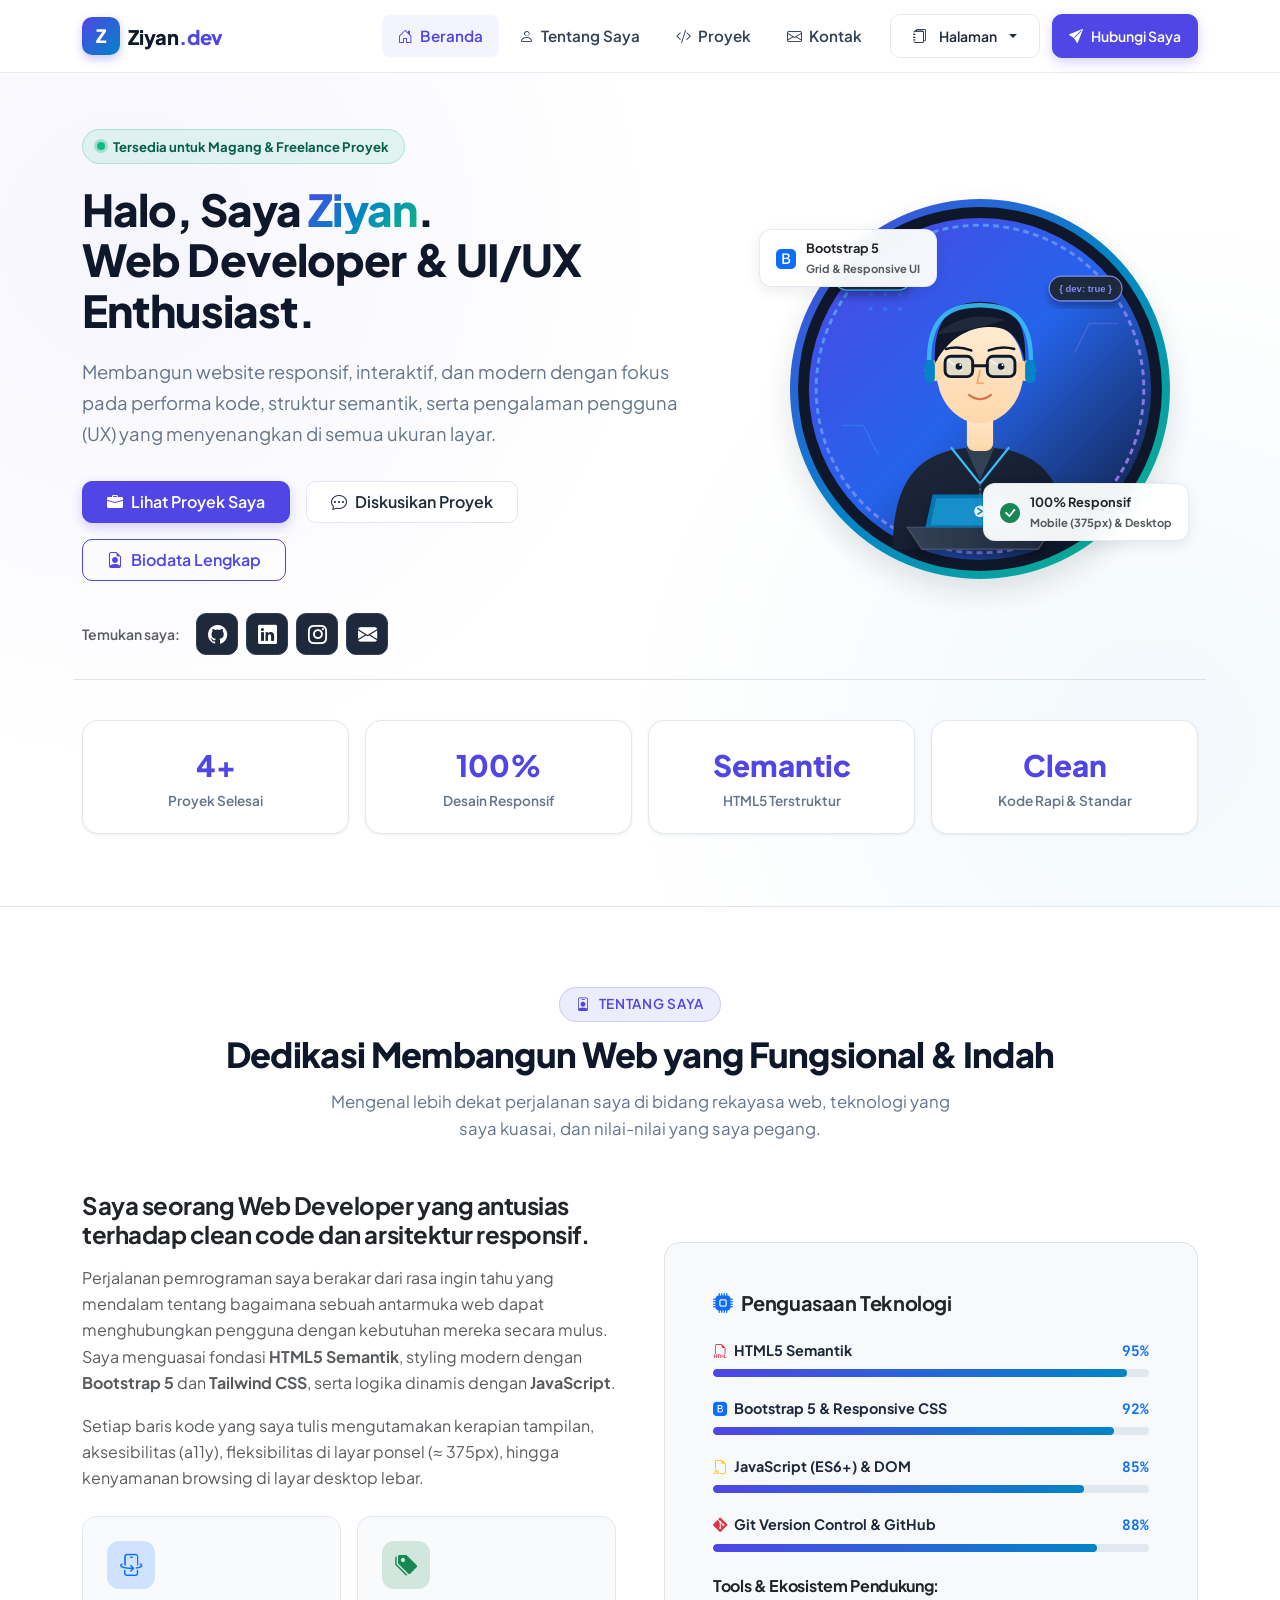
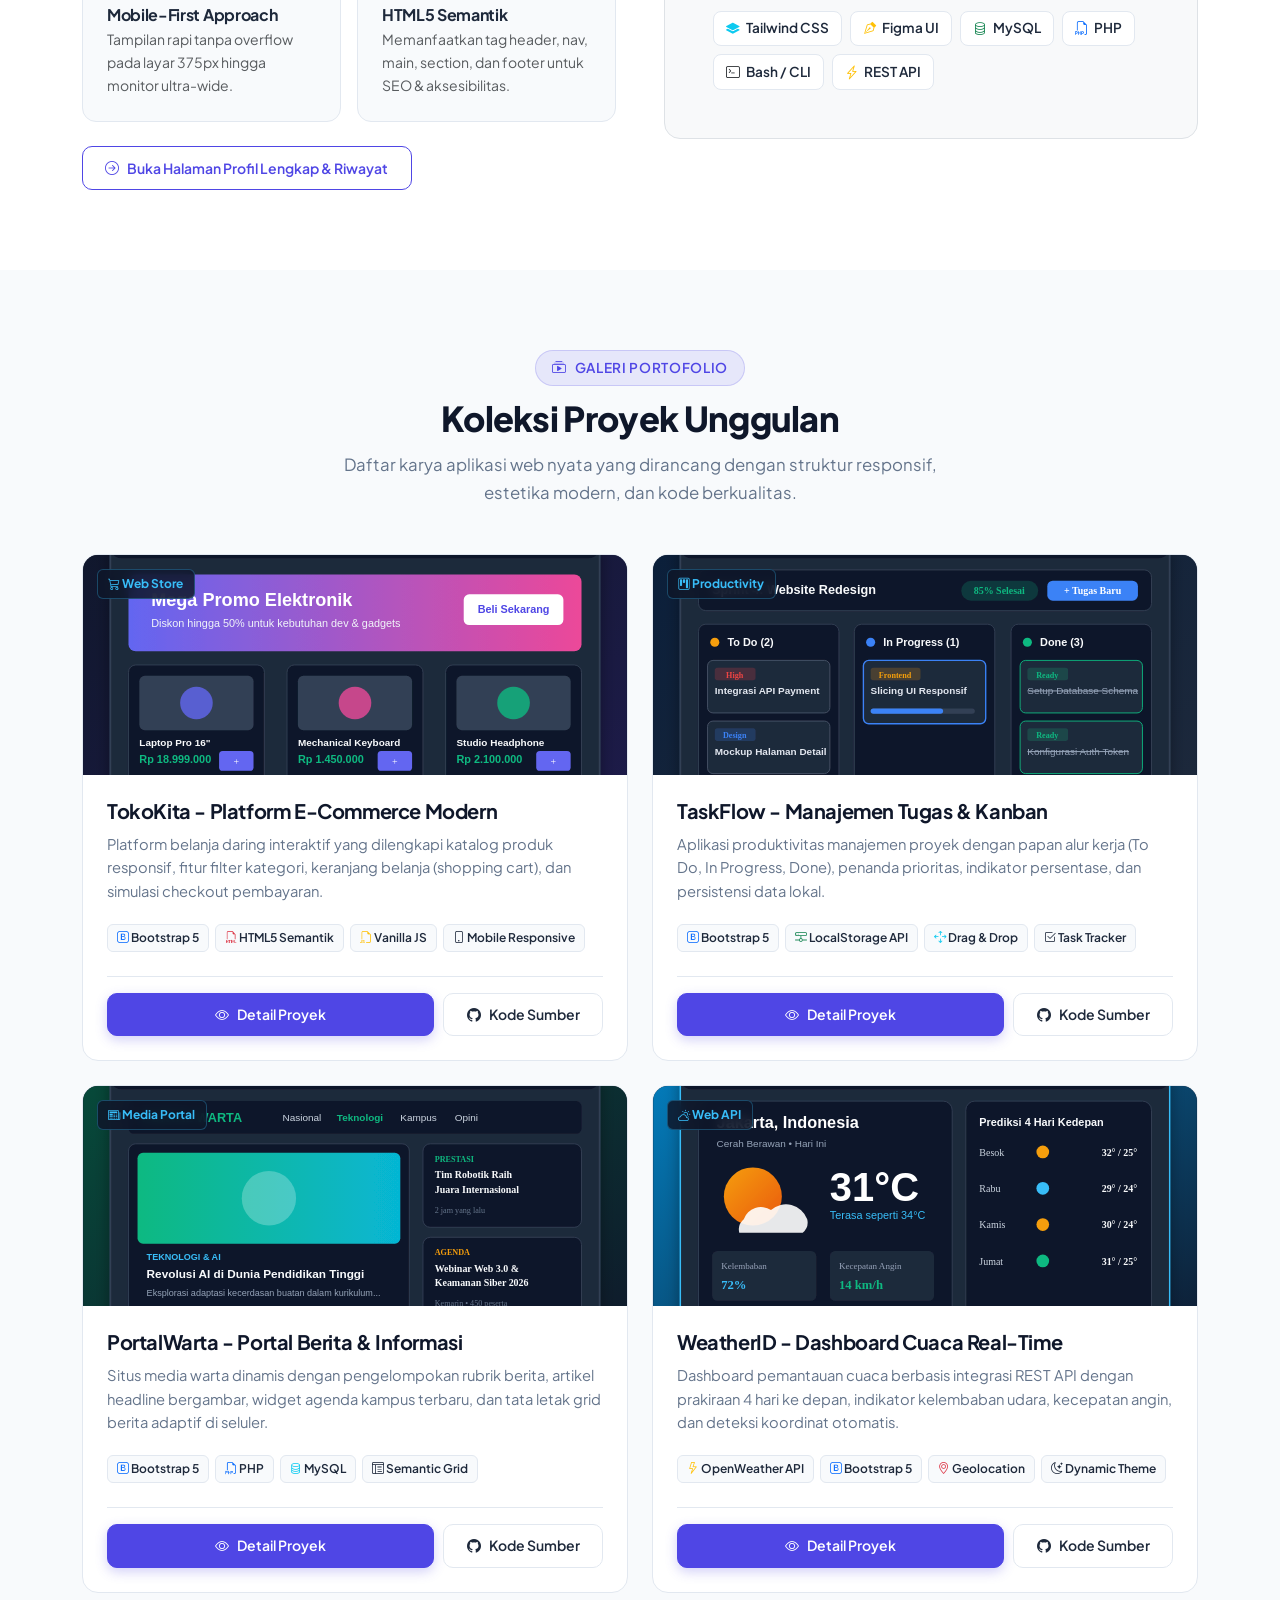
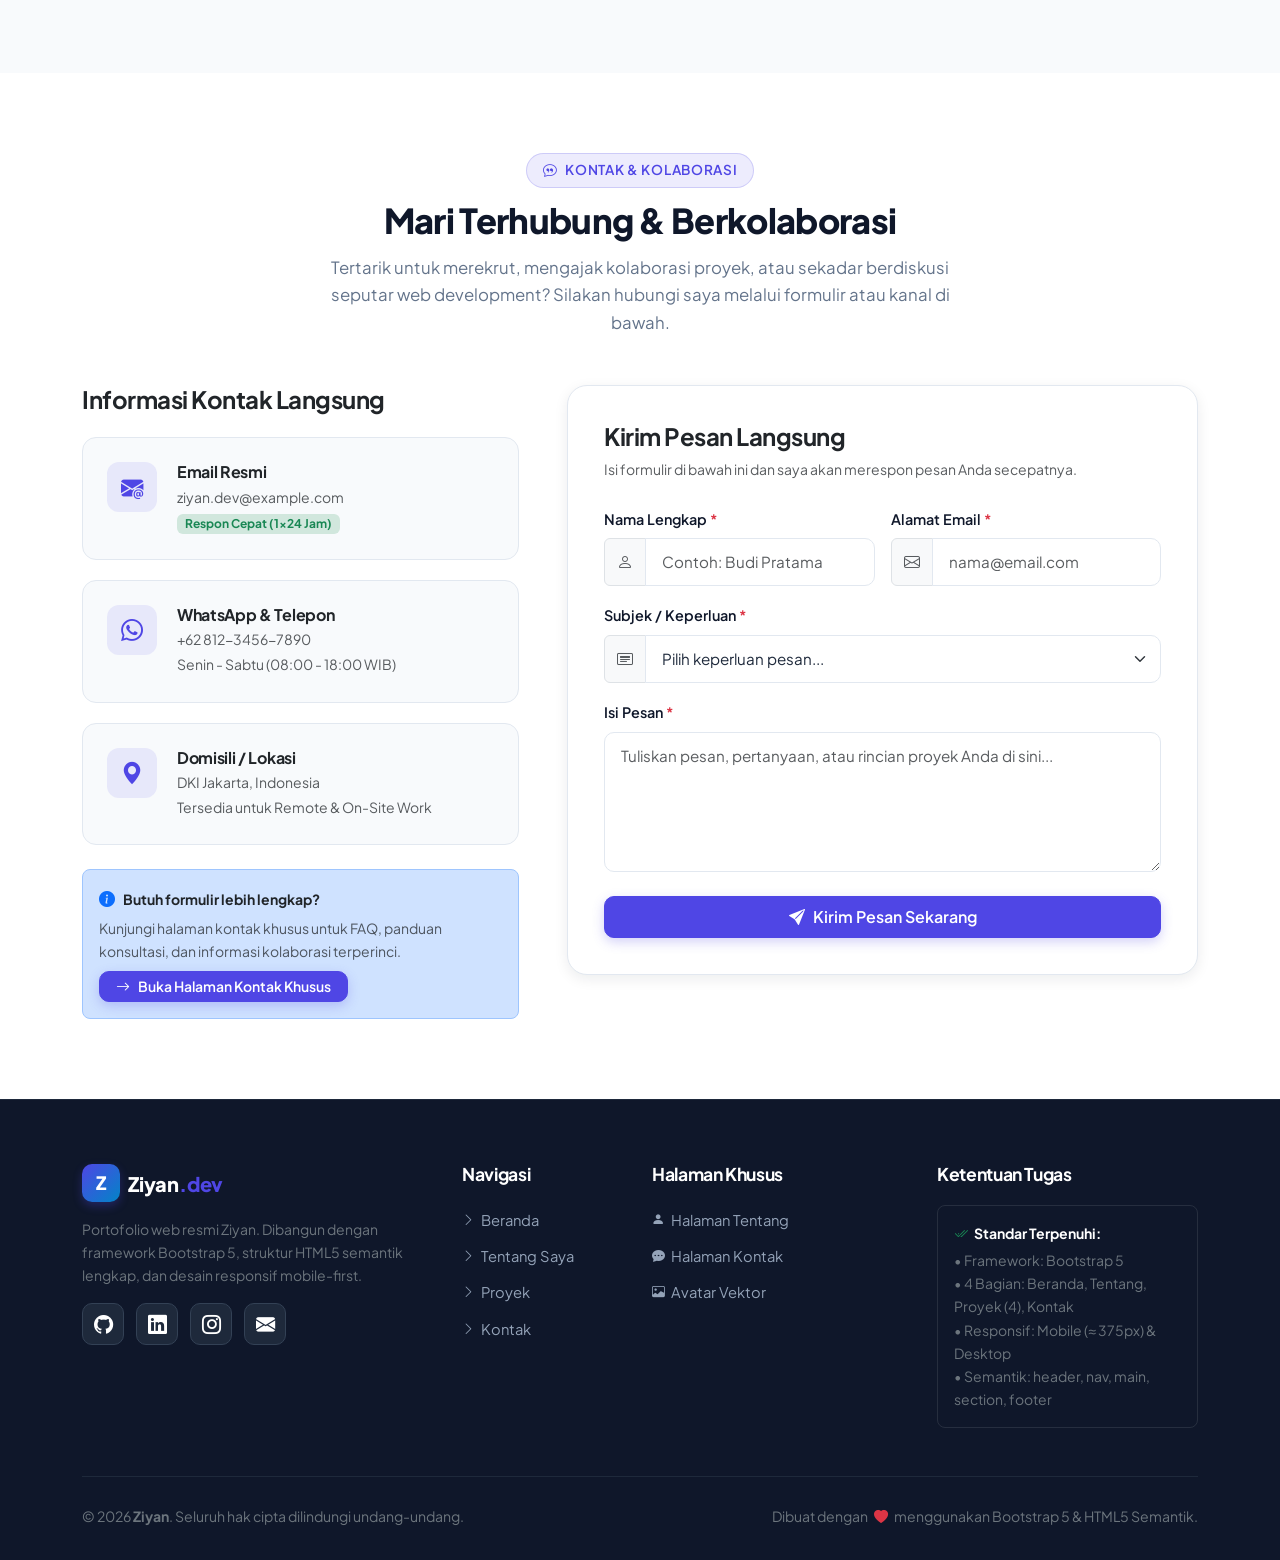
<file: index.html>
<!DOCTYPE html>
<html lang="id">
<head>
  <meta charset="UTF-8">
  <meta name="viewport" content="width=device-width, initial-scale=1.0">
  <meta name="description" content="Portofolio resmi Ziyan - Frontend & Web Developer. Menampilkan proyek web modern, profil keahlian, dan kontak profesional.">
  <meta name="author" content="Ziyan">
  <title>Ziyan | Portofolio Web Developer</title>

  <!-- Favicon -->
  <link rel="icon" type="image/svg+xml" href="avatar.svg">

  <!-- Framework: Bootstrap 5 CSS -->
  <link href="https://cdn.jsdelivr.net/npm/bootstrap@5.3.3/dist/css/bootstrap.min.css" rel="stylesheet" integrity="sha384-QWTKZyjpPEjISv5WaRU9OFeRpok6YctnYmDr5pNlyT2bRjXh0JMhjY6hW+ALEwIH" crossorigin="anonymous">

  <!-- Bootstrap Icons -->
  <link rel="stylesheet" href="https://cdn.jsdelivr.net/npm/bootstrap-icons@1.11.3/font/bootstrap-icons.min.css">

  <!-- Custom Stylesheet -->
  <link rel="stylesheet" href="style.css">
</head>
<body data-bs-spy="scroll" data-bs-target="#mainNavbar" data-bs-offset="100" tabindex="0">

  <!-- =========================================================================
       1. HEADER & NAVIGASI SEMANTIK (<header> & <nav>)
       ========================================================================= -->
  <header class="site-header">
    <nav class="navbar navbar-expand-lg" id="mainNavbar">
      <div class="container">
        <!-- Logo Brand -->
        <a class="navbar-brand d-flex align-items-center gap-2" href="#beranda">
          <span class="brand-badge">Z</span>
          <span class="brand-name">Ziyan<span>.dev</span></span>
        </a>

        <!-- Hamburger Button untuk Tampilan Mobile (≈ 375px) -->
        <button class="navbar-toggler" type="button" data-bs-toggle="collapse" data-bs-target="#navmenu" aria-controls="navmenu" aria-expanded="false" aria-label="Toggle navigation">
          <span class="navbar-toggler-icon"></span>
        </button>

        <!-- Menu Navigasi -->
        <div class="collapse navbar-collapse" id="navmenu">
          <ul class="navbar-nav ms-auto mb-2 mb-lg-0 align-items-lg-center gap-lg-1">
            <li class="nav-item">
              <a class="nav-link active" href="#beranda"><i class="bi bi-house-door me-1"></i> Beranda</a>
            </li>
            <li class="nav-item">
              <a class="nav-link" href="#tentang"><i class="bi bi-person me-1"></i> Tentang Saya</a>
            </li>
            <li class="nav-item">
              <a class="nav-link" href="#proyek"><i class="bi bi-code-slash me-1"></i> Proyek</a>
            </li>
            <li class="nav-item">
              <a class="nav-link" href="#kontak"><i class="bi bi-envelope me-1"></i> Kontak</a>
            </li>
            <!-- Opsi Halaman Terpisah -->
            <li class="nav-item dropdown ms-lg-2">
              <button class="btn btn-sm btn-outline-secondary dropdown-toggle" type="button" data-bs-toggle="dropdown" aria-expanded="false">
                <i class="bi bi-journals me-1"></i> Halaman
              </button>
              <ul class="dropdown-menu dropdown-menu-end shadow-sm border-0">
                <li><a class="dropdown-item py-2" href="tentang.html"><i class="bi bi-person-lines-fill me-2 text-primary"></i>Detail Tentang Saya</a></li>
                <li><a class="dropdown-item py-2" href="kontak.html"><i class="bi bi-chat-square-text me-2 text-primary"></i>Halaman Kontak Khusus</a></li>
              </ul>
            </li>
            <li class="nav-item ms-lg-2 mt-2 mt-lg-0">
              <a href="#kontak" class="btn btn-primary btn-sm px-3">
                <i class="bi bi-send-fill"></i> Hubungi Saya
              </a>
            </li>
          </ul>
        </div>
      </div>
    </nav>
  </header>

  <!-- =========================================================================
       2. KONTEN UTAMA SEMANTIK (<main>)
       ========================================================================= -->
  <main id="main-content">

    <!-- -----------------------------------------------------------------------
         BAGIAN 1: BERANDA (HERO SECTION) (<section id="beranda">)
         ----------------------------------------------------------------------- -->
    <section id="beranda" class="hero-section">
      <div class="container">
        <div class="row align-items-center g-5">
          <!-- Kolom Teks / Intro -->
          <div class="col-lg-7 text-center text-lg-start">
            <div class="status-indicator">
              <span class="status-dot"></span>
              <span>Tersedia untuk Magang &amp; Freelance Proyek</span>
            </div>

            <h1 class="hero-title">
              Halo, Saya <span class="gradient-text">Ziyan</span>.<br>
              Web Developer &amp; UI/UX Enthusiast.
            </h1>

            <p class="hero-description">
              Membangun website responsif, interaktif, dan modern dengan fokus pada performa kode, struktur semantik, serta pengalaman pengguna (UX) yang menyenangkan di semua ukuran layar.
            </p>

            <!-- Action Buttons -->
            <div class="d-flex flex-wrap justify-content-center justify-content-lg-start gap-3 mb-4">
              <a href="#proyek" class="btn btn-primary px-4 py-2">
                <i class="bi bi-briefcase-fill"></i> Lihat Proyek Saya
              </a>
              <a href="#kontak" class="btn btn-outline-secondary px-4 py-2">
                <i class="bi bi-chat-dots"></i> Diskusikan Proyek
              </a>
              <a href="#tentang" class="btn btn-outline-primary px-4 py-2">
                <i class="bi bi-file-earmark-person"></i> Biodata Lengkap
              </a>
            </div>

            <!-- Social Links & Quick Contact -->
            <div class="d-flex align-items-center justify-content-center justify-content-lg-start gap-3 pt-2">
              <span class="text-muted small fw-semibold">Temukan saya:</span>
              <div class="d-flex gap-2">
                <a href="https://github.com" target="_blank" rel="noopener noreferrer" class="social-btn" aria-label="GitHub Ziyan">
                  <i class="bi bi-github"></i>
                </a>
                <a href="https://linkedin.com" target="_blank" rel="noopener noreferrer" class="social-btn" aria-label="LinkedIn Ziyan">
                  <i class="bi bi-linkedin"></i>
                </a>
                <a href="https://instagram.com" target="_blank" rel="noopener noreferrer" class="social-btn" aria-label="Instagram Ziyan">
                  <i class="bi bi-instagram"></i>
                </a>
                <a href="mailto:ziyan.dev@example.com" class="social-btn" aria-label="Kirim Email ke Ziyan">
                  <i class="bi bi-envelope-fill"></i>
                </a>
              </div>
            </div>
          </div>

          <!-- Kolom Foto Avatar Interaktif -->
          <div class="col-lg-5 text-center">
            <div class="avatar-wrapper">
              <div class="avatar-img-container">
                <img src="avatar.svg" alt="Avatar Ilustrasi Ziyan - Web Developer" class="avatar-img" width="380" height="380">
              </div>

              <!-- Floating Badges Interaktif -->
              <div class="floating-badge floating-badge-1">
                <i class="bi bi-bootstrap-fill text-primary fs-5"></i>
                <div class="text-start">
                  <div class="fw-bold text-dark" style="font-size: 0.8rem;">Bootstrap 5</div>
                  <div class="text-muted" style="font-size: 0.7rem;">Grid &amp; Responsive UI</div>
                </div>
              </div>

              <div class="floating-badge floating-badge-2">
                <i class="bi bi-check-circle-fill text-success fs-5"></i>
                <div class="text-start">
                  <div class="fw-bold text-dark" style="font-size: 0.8rem;">100% Responsif</div>
                  <div class="text-muted" style="font-size: 0.7rem;">Mobile (375px) &amp; Desktop</div>
                </div>
              </div>
            </div>
          </div>
        </div>

        <!-- Metric Highlight Bar -->
        <div class="row g-3 mt-4 pt-4 border-top border-slate-200">
          <div class="col-6 col-md-3">
            <div class="hero-stat-card">
              <div class="hero-stat-number">4+</div>
              <p class="hero-stat-label">Proyek Selesai</p>
            </div>
          </div>
          <div class="col-6 col-md-3">
            <div class="hero-stat-card">
              <div class="hero-stat-number">100%</div>
              <p class="hero-stat-label">Desain Responsif</p>
            </div>
          </div>
          <div class="col-6 col-md-3">
            <div class="hero-stat-card">
              <div class="hero-stat-number">Semantic</div>
              <p class="hero-stat-label">HTML5 Terstruktur</p>
            </div>
          </div>
          <div class="col-6 col-md-3">
            <div class="hero-stat-card">
              <div class="hero-stat-number">Clean</div>
              <p class="hero-stat-label">Kode Rapi &amp; Standar</p>
            </div>
          </div>
        </div>
      </div>
    </section>


    <!-- -----------------------------------------------------------------------
         BAGIAN 2: TENTANG SAYA (<section id="tentang">)
         ----------------------------------------------------------------------- -->
    <section id="tentang" class="about-section">
      <div class="container">
        <!-- Judul Bagian -->
        <div class="text-center mb-5">
          <span class="section-badge"><i class="bi bi-person-badge"></i> Tentang Saya</span>
          <h2 class="section-title">Dedikasi Membangun Web yang Fungsional &amp; Indah</h2>
          <p class="section-subtitle">
            Mengenal lebih dekat perjalanan saya di bidang rekayasa web, teknologi yang saya kuasai, dan nilai-nilai yang saya pegang.
          </p>
        </div>

        <div class="row g-5 align-items-center">
          <!-- Kolom Deskripsi & Filosofi -->
          <div class="col-lg-6">
            <h3 class="h4 mb-3 fw-bold text-dark">
              Saya seorang Web Developer yang antusias terhadap clean code dan arsitektur responsif.
            </h3>
            <p class="text-muted mb-3">
              Perjalanan pemrograman saya berakar dari rasa ingin tahu yang mendalam tentang bagaimana sebuah antarmuka web dapat menghubungkan pengguna dengan kebutuhan mereka secara mulus. Saya menguasai fondasi <strong>HTML5 Semantik</strong>, styling modern dengan <strong>Bootstrap 5</strong> dan <strong>Tailwind CSS</strong>, serta logika dinamis dengan <strong>JavaScript</strong>.
            </p>
            <p class="text-muted mb-4">
              Setiap baris kode yang saya tulis mengutamakan kerapian tampilan, aksesibilitas (a11y), fleksibilitas di layar ponsel (≈ 375px), hingga kenyamanan browsing di layar desktop lebar.
            </p>

            <!-- Poin Keunggulan -->
            <div class="row g-3">
              <div class="col-sm-6">
                <div class="feature-box">
                  <div class="feature-icon-wrap bg-primary-subtle text-primary">
                    <i class="bi bi-phone-flip"></i>
                  </div>
                  <h4 class="h6 fw-bold mb-1">Mobile-First Approach</h4>
                  <p class="text-muted small mb-0">Tampilan rapi tanpa overflow pada layar 375px hingga monitor ultra-wide.</p>
                </div>
              </div>
              <div class="col-sm-6">
                <div class="feature-box">
                  <div class="feature-icon-wrap bg-success-subtle text-success">
                    <i class="bi bi-tags-fill"></i>
                  </div>
                  <h4 class="h6 fw-bold mb-1">HTML5 Semantik</h4>
                  <p class="text-muted small mb-0">Memanfaatkan tag header, nav, main, section, dan footer untuk SEO &amp; aksesibilitas.</p>
                </div>
              </div>
            </div>

            <!-- Tombol ke Halaman Lengkap -->
            <div class="mt-4">
              <a href="tentang.html" class="btn btn-outline-primary btn-sm">
                <i class="bi bi-arrow-right-circle"></i> Buka Halaman Profil Lengkap &amp; Riwayat
              </a>
            </div>
          </div>

          <!-- Kolom Keterampilan & Skill Bar -->
          <div class="col-lg-6">
            <div class="p-4 p-md-5 rounded-4 bg-light border border-slate-200">
              <h3 class="h5 fw-bold mb-4 text-dark d-flex align-items-center gap-2">
                <i class="bi bi-cpu-fill text-primary"></i> Penguasaan Teknologi
              </h3>

              <!-- Skill 1 -->
              <div class="skill-bar-wrapper">
                <div class="skill-bar-label">
                  <span><i class="bi bi-filetype-html text-danger me-1"></i> HTML5 Semantik</span>
                  <span class="text-primary font-mono">95%</span>
                </div>
                <div class="progress" role="progressbar" aria-label="HTML5 Semantik" aria-valuenow="95" aria-valuemin="0" aria-valuemax="100">
                  <div class="progress-bar" style="width: 95%"></div>
                </div>
              </div>

              <!-- Skill 2 -->
              <div class="skill-bar-wrapper">
                <div class="skill-bar-label">
                  <span><i class="bi bi-bootstrap-fill text-primary me-1"></i> Bootstrap 5 &amp; Responsive CSS</span>
                  <span class="text-primary font-mono">92%</span>
                </div>
                <div class="progress" role="progressbar" aria-label="Bootstrap 5" aria-valuenow="92" aria-valuemin="0" aria-valuemax="100">
                  <div class="progress-bar" style="width: 92%"></div>
                </div>
              </div>

              <!-- Skill 3 -->
              <div class="skill-bar-wrapper">
                <div class="skill-bar-label">
                  <span><i class="bi bi-filetype-js text-warning me-1"></i> JavaScript (ES6+) &amp; DOM</span>
                  <span class="text-primary font-mono">85%</span>
                </div>
                <div class="progress" role="progressbar" aria-label="JavaScript" aria-valuenow="85" aria-valuemin="0" aria-valuemax="100">
                  <div class="progress-bar" style="width: 85%"></div>
                </div>
              </div>

              <!-- Skill 4 -->
              <div class="skill-bar-wrapper">
                <div class="skill-bar-label">
                  <span><i class="bi bi-git text-danger me-1"></i> Git Version Control &amp; GitHub</span>
                  <span class="text-primary font-mono">88%</span>
                </div>
                <div class="progress" role="progressbar" aria-label="Git & GitHub" aria-valuenow="88" aria-valuemin="0" aria-valuemax="100">
                  <div class="progress-bar" style="width: 88%"></div>
                </div>
              </div>

              <!-- Tools & Badges -->
              <h4 class="h6 fw-bold mt-4 mb-3 text-dark">Tools &amp; Ekosistem Pendukung:</h4>
              <div class="d-flex flex-wrap gap-2">
                <span class="skill-tag"><i class="bi bi-layers-fill text-info"></i> Tailwind CSS</span>
                <span class="skill-tag"><i class="bi bi-vector-pen text-warning"></i> Figma UI</span>
                <span class="skill-tag"><i class="bi bi-database text-success"></i> MySQL</span>
                <span class="skill-tag"><i class="bi bi-filetype-php text-primary"></i> PHP</span>
                <span class="skill-tag"><i class="bi bi-terminal text-dark"></i> Bash / CLI</span>
                <span class="skill-tag"><i class="bi bi-lightning-charge text-warning"></i> REST API</span>
              </div>
            </div>
          </div>
        </div>
      </div>
    </section>


    <!-- -----------------------------------------------------------------------
         BAGIAN 3: PROYEK (MINIMAL 3 ITEM) (<section id="proyek">)
         ----------------------------------------------------------------------- -->
    <section id="proyek" class="projects-section">
      <div class="container">
        <!-- Judul Bagian -->
        <div class="text-center mb-5">
          <span class="section-badge"><i class="bi bi-collection-play"></i> Galeri Portofolio</span>
          <h2 class="section-title">Koleksi Proyek Unggulan</h2>
          <p class="section-subtitle">
            Daftar karya aplikasi web nyata yang dirancang dengan struktur responsif, estetika modern, dan kode berkualitas.
          </p>
        </div>

        <!-- Grid Proyek (Minimal 3, disini disediakan 4 Proyek Lengkap) -->
        <div class="row g-4">

          <!-- PROYEK 1: TokoKita E-Commerce -->
          <div class="col-12 col-md-6 col-lg-6">
            <article class="project-card">
              <div class="project-thumbnail">
                <span class="project-badge-top"><i class="bi bi-cart3"></i> Web Store</span>
                <img src="images/project-ecommerce.svg" alt="Tampilan Antarmuka Proyek E-Commerce TokoKita" loading="lazy">
              </div>
              <div class="project-card-body">
                <h3 class="project-title">TokoKita - Platform E-Commerce Modern</h3>
                <p class="project-description">
                  Platform belanja daring interaktif yang dilengkapi katalog produk responsif, fitur filter kategori, keranjang belanja (shopping cart), dan simulasi checkout pembayaran.
                </p>
                <div class="project-tech-stack">
                  <span class="tech-pill"><i class="bi bi-bootstrap text-primary"></i> Bootstrap 5</span>
                  <span class="tech-pill"><i class="bi bi-filetype-html text-danger"></i> HTML5 Semantik</span>
                  <span class="tech-pill"><i class="bi bi-filetype-js text-warning"></i> Vanilla JS</span>
                  <span class="tech-pill"><i class="bi bi-phone"></i> Mobile Responsive</span>
                </div>
                <div class="project-card-footer">
                  <button type="button" class="btn btn-primary btn-sm flex-grow-1" data-bs-toggle="modal" data-bs-target="#modalProject1">
                    <i class="bi bi-eye"></i> Detail Proyek
                  </button>
                  <a href="https://github.com" target="_blank" rel="noopener noreferrer" class="btn btn-outline-secondary btn-sm" aria-label="Lihat Kode Sumber TokoKita di GitHub">
                    <i class="bi bi-github"></i> Kode Sumber
                  </a>
                </div>
              </div>
            </article>
          </div>

          <!-- PROYEK 2: TaskFlow Kanban Board -->
          <div class="col-12 col-md-6 col-lg-6">
            <article class="project-card">
              <div class="project-thumbnail">
                <span class="project-badge-top"><i class="bi bi-kanban"></i> Productivity</span>
                <img src="images/project-taskflow.svg" alt="Tampilan Antarmuka Aplikasi TaskFlow Kanban" loading="lazy">
              </div>
              <div class="project-card-body">
                <h3 class="project-title">TaskFlow - Manajemen Tugas &amp; Kanban</h3>
                <p class="project-description">
                  Aplikasi produktivitas manajemen proyek dengan papan alur kerja (To Do, In Progress, Done), penanda prioritas, indikator persentase, dan persistensi data lokal.
                </p>
                <div class="project-tech-stack">
                  <span class="tech-pill"><i class="bi bi-bootstrap text-primary"></i> Bootstrap 5</span>
                  <span class="tech-pill"><i class="bi bi-hdd-network text-success"></i> LocalStorage API</span>
                  <span class="tech-pill"><i class="bi bi-arrows-move text-info"></i> Drag &amp; Drop</span>
                  <span class="tech-pill"><i class="bi bi-check2-square"></i> Task Tracker</span>
                </div>
                <div class="project-card-footer">
                  <button type="button" class="btn btn-primary btn-sm flex-grow-1" data-bs-toggle="modal" data-bs-target="#modalProject2">
                    <i class="bi bi-eye"></i> Detail Proyek
                  </button>
                  <a href="https://github.com" target="_blank" rel="noopener noreferrer" class="btn btn-outline-secondary btn-sm" aria-label="Lihat Kode Sumber TaskFlow di GitHub">
                    <i class="bi bi-github"></i> Kode Sumber
                  </a>
                </div>
              </div>
            </article>
          </div>

          <!-- PROYEK 3: PortalWarta Media Kampus -->
          <div class="col-12 col-md-6 col-lg-6">
            <article class="project-card">
              <div class="project-thumbnail">
                <span class="project-badge-top"><i class="bi bi-newspaper"></i> Media Portal</span>
                <img src="images/project-portal.svg" alt="Tampilan Antarmuka Portal Warta Berita Kampus" loading="lazy">
              </div>
              <div class="project-card-body">
                <h3 class="project-title">PortalWarta - Portal Berita &amp; Informasi</h3>
                <p class="project-description">
                  Situs media warta dinamis dengan pengelompokan rubrik berita, artikel headline bergambar, widget agenda kampus terbaru, dan tata letak grid berita adaptif di seluler.
                </p>
                <div class="project-tech-stack">
                  <span class="tech-pill"><i class="bi bi-bootstrap text-primary"></i> Bootstrap 5</span>
                  <span class="tech-pill"><i class="bi bi-filetype-php text-primary"></i> PHP</span>
                  <span class="tech-pill"><i class="bi bi-database text-info"></i> MySQL</span>
                  <span class="tech-pill"><i class="bi bi-layout-text-window-reverse"></i> Semantic Grid</span>
                </div>
                <div class="project-card-footer">
                  <button type="button" class="btn btn-primary btn-sm flex-grow-1" data-bs-toggle="modal" data-bs-target="#modalProject3">
                    <i class="bi bi-eye"></i> Detail Proyek
                  </button>
                  <a href="https://github.com" target="_blank" rel="noopener noreferrer" class="btn btn-outline-secondary btn-sm" aria-label="Lihat Kode Sumber PortalWarta di GitHub">
                    <i class="bi bi-github"></i> Kode Sumber
                  </a>
                </div>
              </div>
            </article>
          </div>

          <!-- PROYEK 4: WeatherID Dashboard Cuaca -->
          <div class="col-12 col-md-6 col-lg-6">
            <article class="project-card">
              <div class="project-thumbnail">
                <span class="project-badge-top"><i class="bi bi-cloud-sun"></i> Web API</span>
                <img src="images/project-weather.svg" alt="Tampilan Antarmuka WeatherID Dashboard Cuaca" loading="lazy">
              </div>
              <div class="project-card-body">
                <h3 class="project-title">WeatherID - Dashboard Cuaca Real-Time</h3>
                <p class="project-description">
                  Dashboard pemantauan cuaca berbasis integrasi REST API dengan prakiraan 4 hari ke depan, indikator kelembaban udara, kecepatan angin, dan deteksi koordinat otomatis.
                </p>
                <div class="project-tech-stack">
                  <span class="tech-pill"><i class="bi bi-lightning text-warning"></i> OpenWeather API</span>
                  <span class="tech-pill"><i class="bi bi-bootstrap text-primary"></i> Bootstrap 5</span>
                  <span class="tech-pill"><i class="bi bi-geo-alt text-danger"></i> Geolocation</span>
                  <span class="tech-pill"><i class="bi bi-moon-stars"></i> Dynamic Theme</span>
                </div>
                <div class="project-card-footer">
                  <button type="button" class="btn btn-primary btn-sm flex-grow-1" data-bs-toggle="modal" data-bs-target="#modalProject4">
                    <i class="bi bi-eye"></i> Detail Proyek
                  </button>
                  <a href="https://github.com" target="_blank" rel="noopener noreferrer" class="btn btn-outline-secondary btn-sm" aria-label="Lihat Kode Sumber WeatherID di GitHub">
                    <i class="bi bi-github"></i> Kode Sumber
                  </a>
                </div>
              </div>
            </article>
          </div>

        </div>
      </div>
    </section>


    <!-- -----------------------------------------------------------------------
         BAGIAN 4: KONTAK (<section id="kontak">)
         ----------------------------------------------------------------------- -->
    <section id="kontak" class="contact-section">
      <div class="container">
        <!-- Judul Bagian -->
        <div class="text-center mb-5">
          <span class="section-badge"><i class="bi bi-chat-quote"></i> Kontak &amp; Kolaborasi</span>
          <h2 class="section-title">Mari Terhubung &amp; Berkolaborasi</h2>
          <p class="section-subtitle">
            Tertarik untuk merekrut, mengajak kolaborasi proyek, atau sekadar berdiskusi seputar web development? Silakan hubungi saya melalui formulir atau kanal di bawah.
          </p>
        </div>

        <div class="row g-5">
          <!-- Kolom Informasi Kontak Langsung -->
          <div class="col-lg-5">
            <h3 class="h4 fw-bold mb-4 text-dark">Informasi Kontak Langsung</h3>

            <!-- Card Email -->
            <div class="contact-card">
              <div class="contact-icon-box">
                <i class="bi bi-envelope-at-fill"></i>
              </div>
              <div>
                <h4 class="h6 fw-bold mb-1 text-dark">Email Resmi</h4>
                <a href="mailto:ziyan.dev@example.com" class="text-decoration-none text-muted small d-block">
                  ziyan.dev@example.com
                </a>
                <span class="badge bg-success-subtle text-success mt-1">Respon Cepat (1x24 Jam)</span>
              </div>
            </div>

            <!-- Card WhatsApp / Telepon -->
            <div class="contact-card">
              <div class="contact-icon-box">
                <i class="bi bi-whatsapp"></i>
              </div>
              <div>
                <h4 class="h6 fw-bold mb-1 text-dark">WhatsApp &amp; Telepon</h4>
                <a href="https://wa.me/6281234567890" target="_blank" rel="noopener noreferrer" class="text-decoration-none text-muted small d-block">
                  +62 812-3456-7890
                </a>
                <span class="text-muted small">Senin - Sabtu (08:00 - 18:00 WIB)</span>
              </div>
            </div>

            <!-- Card Lokasi -->
            <div class="contact-card">
              <div class="contact-icon-box">
                <i class="bi bi-geo-alt-fill"></i>
              </div>
              <div>
                <h4 class="h6 fw-bold mb-1 text-dark">Domisili / Lokasi</h4>
                <address class="text-muted small mb-0">
                  DKI Jakarta, Indonesia
                </address>
                <span class="text-muted small">Tersedia untuk Remote &amp; On-Site Work</span>
              </div>
            </div>

            <!-- Halaman Kontak Terpisah Callout -->
            <div class="p-3 bg-primary-subtle rounded-3 border border-primary-subtle mt-4">
              <div class="d-flex align-items-center gap-2 mb-1">
                <i class="bi bi-info-circle-fill text-primary"></i>
                <span class="fw-bold text-dark small">Butuh formulir lebih lengkap?</span>
              </div>
              <p class="text-muted small mb-2">
                Kunjungi halaman kontak khusus untuk FAQ, panduan konsultasi, dan informasi kolaborasi terperinci.
              </p>
              <a href="kontak.html" class="btn btn-sm btn-primary py-1 px-3">
                <i class="bi bi-arrow-right"></i> Buka Halaman Kontak Khusus
              </a>
            </div>
          </div>

          <!-- Kolom Formulir Pesan Interaktif -->
          <div class="col-lg-7">
            <div class="contact-form-box">
              <h3 class="h4 fw-bold mb-2 text-dark">Kirim Pesan Langsung</h3>
              <p class="text-muted small mb-4">
                Isi formulir di bawah ini dan saya akan merespon pesan Anda secepatnya.
              </p>

              <!-- Notifikasi Feedback JS -->
              <div id="formAlertSuccess" class="alert alert-success d-none alert-dismissible fade show" role="alert">
                <i class="bi bi-check-circle-fill me-2"></i>
                <strong>Terima kasih!</strong> Pesan Anda berhasil dikirim. Saya akan segera menghubungi Anda kembali.
                <button type="button" class="btn-close" data-bs-dismiss="alert" aria-label="Close"></button>
              </div>

              <form id="contactForm" novalidate>
                <div class="row g-3">
                  <!-- Nama Pengirim -->
                  <div class="col-md-6">
                    <label for="senderName" class="form-label">Nama Lengkap <span class="text-danger">*</span></label>
                    <div class="input-group">
                      <span class="input-group-text bg-light text-muted"><i class="bi bi-person"></i></span>
                      <input type="text" class="form-control" id="senderName" placeholder="Contoh: Budi Pratama" required>
                    </div>
                    <div class="invalid-feedback">Silakan masukkan nama lengkap Anda.</div>
                  </div>

                  <!-- Email Pengirim -->
                  <div class="col-md-6">
                    <label for="senderEmail" class="form-label">Alamat Email <span class="text-danger">*</span></label>
                    <div class="input-group">
                      <span class="input-group-text bg-light text-muted"><i class="bi bi-envelope"></i></span>
                      <input type="email" class="form-control" id="senderEmail" placeholder="nama@email.com" required>
                    </div>
                    <div class="invalid-feedback">Silakan masukkan alamat email yang valid.</div>
                  </div>

                  <!-- Subjek Pesan -->
                  <div class="col-12">
                    <label for="senderSubject" class="form-label">Subjek / Keperluan <span class="text-danger">*</span></label>
                    <div class="input-group">
                      <span class="input-group-text bg-light text-muted"><i class="bi bi-card-heading"></i></span>
                      <select class="form-select" id="senderSubject" required>
                        <option value="" selected disabled>Pilih keperluan pesan...</option>
                        <option value="Tawaran Proyek">Tawaran Proyek Web / Pembuatan Website</option>
                        <option value="Kesempatan Kerja">Kesempatan Magang / Kerja Sama</option>
                        <option value="Konsultasi">Konsultasi UI/UX &amp; Frontend</option>
                        <option value="Lainnya">Lainnya / Diskusi Umum</option>
                      </select>
                    </div>
                    <div class="invalid-feedback">Silakan pilih subjek keperluan pesan.</div>
                  </div>

                  <!-- Pesan -->
                  <div class="col-12">
                    <label for="senderMessage" class="form-label">Isi Pesan <span class="text-danger">*</span></label>
                    <textarea class="form-control" id="senderMessage" rows="5" placeholder="Tuliskan pesan, pertanyaan, atau rincian proyek Anda di sini..." required></textarea>
                    <div class="invalid-feedback">Mohon tuliskan isi pesan Anda.</div>
                  </div>

                  <!-- Tombol Kirim -->
                  <div class="col-12 mt-4">
                    <button type="submit" class="btn btn-primary w-100 py-2 fs-6">
                      <i class="bi bi-send-fill"></i> Kirim Pesan Sekarang
                    </button>
                  </div>
                </div>
              </form>
            </div>
          </div>
        </div>
      </div>
    </section>

  </main>


  <!-- =========================================================================
       3. MODAL DETAIL PROYEK (INTERAKTIF BOOTSTRAP 5)
       ========================================================================= -->
  <!-- Modal Proyek 1 -->
  <div class="modal fade" id="modalProject1" tabindex="-1" aria-labelledby="modalProject1Label" aria-hidden="true">
    <div class="modal-dialog modal-dialog-centered modal-lg">
      <div class="modal-content border-0 shadow">
        <div class="modal-header bg-light">
          <h1 class="modal-title fs-5 fw-bold" id="modalProject1Label">TokoKita - Platform E-Commerce Modern</h1>
          <button type="button" class="btn-close" data-bs-dismiss="modal" aria-label="Close"></button>
        </div>
        <div class="modal-body p-4">
          <img src="images/project-ecommerce.svg" alt="Preview TokoKita" class="img-fluid rounded-3 mb-3 w-100 shadow-sm">
          <h2 class="h5 fw-bold text-dark">Deskripsi Proyek</h2>
          <p class="text-muted">
            TokoKita adalah platform belanja online responsif yang dirancang untuk memberikan pengalaman bertransaksi tanpa hambatan bagi pengguna ponsel maupun komputer desktop.
          </p>
          <h3 class="h6 fw-bold text-dark">Fitur Utama:</h3>
          <ul class="text-muted small">
            <li>Katalog produk dinamis dengan sistem pencarian dan filter harga.</li>
            <li>Keranjang belanja berbasis state JavaScript interaktif.</li>
            <li>Validasi checkout form dengan pesan eror yang jelas.</li>
            <li>Desain mobile-first yang nyaman dibuka pada ponsel lebar 375px.</li>
          </ul>
        </div>
        <div class="modal-footer bg-light">
          <button type="button" class="btn btn-secondary btn-sm" data-bs-dismiss="modal">Tutup</button>
          <a href="https://github.com" target="_blank" rel="noopener noreferrer" class="btn btn-primary btn-sm">
            <i class="bi bi-github"></i> Lihat Repository
          </a>
        </div>
      </div>
    </div>
  </div>

  <!-- Modal Proyek 2 -->
  <div class="modal fade" id="modalProject2" tabindex="-1" aria-labelledby="modalProject2Label" aria-hidden="true">
    <div class="modal-dialog modal-dialog-centered modal-lg">
      <div class="modal-content border-0 shadow">
        <div class="modal-header bg-light">
          <h1 class="modal-title fs-5 fw-bold" id="modalProject2Label">TaskFlow - Manajemen Tugas &amp; Kanban</h1>
          <button type="button" class="btn-close" data-bs-dismiss="modal" aria-label="Close"></button>
        </div>
        <div class="modal-body p-4">
          <img src="images/project-taskflow.svg" alt="Preview TaskFlow" class="img-fluid rounded-3 mb-3 w-100 shadow-sm">
          <h2 class="h5 fw-bold text-dark">Deskripsi Proyek</h2>
          <p class="text-muted">
            TaskFlow mempermudah pengelolaan sprint dan pengerjaan tugas proyek harian menggunakan papan Kanban interaktif yang fleksibel.
          </p>
          <h3 class="h6 fw-bold text-dark">Fitur Utama:</h3>
          <ul class="text-muted small">
            <li>Kolom fleksibel: To Do, In Progress, dan Done dengan counter otomatis.</li>
            <li>Tag prioritas dengan warna kode indikator (High, Medium, Low).</li>
            <li>Penyimpanan otomatis ke browser storage sehingga data tidak hilang saat refresh.</li>
            <li>Antarmuka ramah sentuhan (touch-friendly) untuk perangkat mobile.</li>
          </ul>
        </div>
        <div class="modal-footer bg-light">
          <button type="button" class="btn btn-secondary btn-sm" data-bs-dismiss="modal">Tutup</button>
          <a href="https://github.com" target="_blank" rel="noopener noreferrer" class="btn btn-primary btn-sm">
            <i class="bi bi-github"></i> Lihat Repository
          </a>
        </div>
      </div>
    </div>
  </div>

  <!-- Modal Proyek 3 -->
  <div class="modal fade" id="modalProject3" tabindex="-1" aria-labelledby="modalProject3Label" aria-hidden="true">
    <div class="modal-dialog modal-dialog-centered modal-lg">
      <div class="modal-content border-0 shadow">
        <div class="modal-header bg-light">
          <h1 class="modal-title fs-5 fw-bold" id="modalProject3Label">PortalWarta - Portal Berita Kampus</h1>
          <button type="button" class="btn-close" data-bs-dismiss="modal" aria-label="Close"></button>
        </div>
        <div class="modal-body p-4">
          <img src="images/project-portal.svg" alt="Preview PortalWarta" class="img-fluid rounded-3 mb-3 w-100 shadow-sm">
          <h2 class="h5 fw-bold text-dark">Deskripsi Proyek</h2>
          <p class="text-muted">
            Platform portal warta digital yang menyajikan informasi akademik, prestasi mahasiswa, dan agenda kampus secara aktual dan tertata rapi.
          </p>
          <h3 class="h6 fw-bold text-dark">Fitur Utama:</h3>
          <ul class="text-muted small">
            <li>Susunan semantik HTML5 yang optimal untuk mesin pencari (SEO-friendly).</li>
            <li>Navigasi kategori rubrik: Teknologi, Akademik, Opini, dan Acara.</li>
            <li>Sistem pembacaan nyaman (readable typography) dengan penataan spasi proporsional.</li>
          </ul>
        </div>
        <div class="modal-footer bg-light">
          <button type="button" class="btn btn-secondary btn-sm" data-bs-dismiss="modal">Tutup</button>
          <a href="https://github.com" target="_blank" rel="noopener noreferrer" class="btn btn-primary btn-sm">
            <i class="bi bi-github"></i> Lihat Repository
          </a>
        </div>
      </div>
    </div>
  </div>

  <!-- Modal Proyek 4 -->
  <div class="modal fade" id="modalProject4" tabindex="-1" aria-labelledby="modalProject4Label" aria-hidden="true">
    <div class="modal-dialog modal-dialog-centered modal-lg">
      <div class="modal-content border-0 shadow">
        <div class="modal-header bg-light">
          <h1 class="modal-title fs-5 fw-bold" id="modalProject4Label">WeatherID - Dashboard Cuaca Real-Time</h1>
          <button type="button" class="btn-close" data-bs-dismiss="modal" aria-label="Close"></button>
        </div>
        <div class="modal-body p-4">
          <img src="images/project-weather.svg" alt="Preview WeatherID" class="img-fluid rounded-3 mb-3 w-100 shadow-sm">
          <h2 class="h5 fw-bold text-dark">Deskripsi Proyek</h2>
          <p class="text-muted">
            Aplikasi dashboard cuaca interaktif yang menghubungkan API cuaca publik untuk menampilkan temperatur, kelembaban, dan prakiraan cuaca secara real-time.
          </p>
          <h3 class="h6 fw-bold text-dark">Fitur Utama:</h3>
          <ul class="text-muted small">
            <li>Pencarian cuaca berdasarkan nama kota di seluruh dunia.</li>
            <li>Tampilan prakiraan cuaca 4 hari kedepan dengan visualisasi ikon adaptif.</li>
            <li>Grafis kartu cuaca modern dan responsif di layar smartphone.</li>
          </ul>
        </div>
        <div class="modal-footer bg-light">
          <button type="button" class="btn btn-secondary btn-sm" data-bs-dismiss="modal">Tutup</button>
          <a href="https://github.com" target="_blank" rel="noopener noreferrer" class="btn btn-primary btn-sm">
            <i class="bi bi-github"></i> Lihat Repository
          </a>
        </div>
      </div>
    </div>
  </div>


  <!-- =========================================================================
       4. FOOTER SEMANTIK (<footer>)
       ========================================================================= -->
  <footer class="site-footer">
    <div class="container">
      <div class="row g-4 justify-content-between">
        <!-- Kolom Brand & Bio Singkat -->
        <div class="col-lg-4 col-md-6">
          <a class="d-flex align-items-center gap-2 text-decoration-none mb-3" href="#beranda">
            <span class="brand-badge">Z</span>
            <span class="brand-name text-white">Ziyan<span>.dev</span></span>
          </a>
          <p class="small text-secondary mb-3">
            Portofolio web resmi Ziyan. Dibangun dengan framework Bootstrap 5, struktur HTML5 semantik lengkap, dan desain responsif mobile-first.
          </p>
          <div class="social-links">
            <a href="https://github.com" target="_blank" rel="noopener noreferrer" class="social-btn" aria-label="GitHub"><i class="bi bi-github"></i></a>
            <a href="https://linkedin.com" target="_blank" rel="noopener noreferrer" class="social-btn" aria-label="LinkedIn"><i class="bi bi-linkedin"></i></a>
            <a href="https://instagram.com" target="_blank" rel="noopener noreferrer" class="social-btn" aria-label="Instagram"><i class="bi bi-instagram"></i></a>
            <a href="mailto:ziyan.dev@example.com" class="social-btn" aria-label="Email"><i class="bi bi-envelope-fill"></i></a>
          </div>
        </div>

        <!-- Kolom Tautan Navigasi Cepat -->
        <div class="col-lg-2 col-md-3 col-6">
          <h5>Navigasi</h5>
          <ul class="footer-nav">
            <li><a href="#beranda"><i class="bi bi-chevron-right small"></i> Beranda</a></li>
            <li><a href="#tentang"><i class="bi bi-chevron-right small"></i> Tentang Saya</a></li>
            <li><a href="#proyek"><i class="bi bi-chevron-right small"></i> Proyek</a></li>
            <li><a href="#kontak"><i class="bi bi-chevron-right small"></i> Kontak</a></li>
          </ul>
        </div>

        <!-- Kolom Halaman Khusus -->
        <div class="col-lg-3 col-md-3 col-6">
          <h5>Halaman Khusus</h5>
          <ul class="footer-nav">
            <li><a href="tentang.html"><i class="bi bi-person-fill small"></i> Halaman Tentang</a></li>
            <li><a href="kontak.html"><i class="bi bi-chat-dots-fill small"></i> Halaman Kontak</a></li>
            <li><a href="avatar.svg" target="_blank"><i class="bi bi-image small"></i> Avatar Vektor</a></li>
          </ul>
        </div>

        <!-- Kolom Spesifikasi & Ketentuan -->
        <div class="col-lg-3 col-md-12">
          <h5>Ketentuan Tugas</h5>
          <div class="p-3 rounded-3 bg-slate-dark border border-secondary border-opacity-25 small text-secondary">
            <div class="text-white fw-bold mb-1"><i class="bi bi-check2-all text-success me-1"></i> Standar Terpenuhi:</div>
            <div>• Framework: Bootstrap 5</div>
            <div>• 4 Bagian: Beranda, Tentang, Proyek (4), Kontak</div>
            <div>• Responsif: Mobile (≈ 375px) &amp; Desktop</div>
            <div>• Semantik: header, nav, main, section, footer</div>
          </div>
        </div>
      </div>

      <!-- Footer Bottom Copyright -->
      <div class="footer-bottom d-flex flex-column flex-md-row justify-content-between align-items-center gap-2">
        <p class="mb-0 text-secondary">
          &copy; 2026 <strong>Ziyan</strong>. Seluruh hak cipta dilindungi undang-undang.
        </p>
        <p class="mb-0 text-secondary">
          Dibuat dengan <i class="bi bi-heart-fill text-danger mx-1"></i> menggunakan Bootstrap 5 &amp; HTML5 Semantik.
        </p>
      </div>
    </div>
  </footer>

  <!-- Tombol Melayang Kembali ke Atas (Back to Top) -->
  <a href="#beranda" id="backToTopBtn" class="back-to-top" aria-label="Kembali ke atas">
    <i class="bi bi-arrow-up"></i>
  </a>


  <!-- =========================================================================
       5. JAVASCRIPT (BOOTSTRAP 5 BUNDLE & INTERAKTIVITAS)
       ========================================================================= -->
  <script src="https://cdn.jsdelivr.net/npm/bootstrap@5.3.3/dist/js/bootstrap.bundle.min.js" integrity="sha384-YvpcrYf0tY3lHB60NNkmXc5s9fDVZLESaAA55NDzOxhy9GkcIdslK1eN7N6jIeHz" crossorigin="anonymous"></script>

  <script>
    // Penanganan Formulir Kontak
    const contactForm = document.getElementById('contactForm');
    const formAlertSuccess = document.getElementById('formAlertSuccess');

    if (contactForm) {
      contactForm.addEventListener('submit', function (event) {
        event.preventDefault();
        event.stopPropagation();

        if (!contactForm.checkValidity()) {
          contactForm.classList.add('was-validated');
        } else {
          contactForm.classList.remove('was-validated');
          // Tampilkan alert sukses
          formAlertSuccess.classList.remove('d-none');
          // Reset form input
          contactForm.reset();
          // Scroll halus ke arah notifikasi sukses
          formAlertSuccess.scrollIntoView({ behavior: 'smooth', block: 'nearest' });
        }
      });
    }

    // Tombol Back to Top & Navbar Scroll Effect
    const backToTopBtn = document.getElementById('backToTopBtn');
    window.addEventListener('scroll', function () {
      if (window.scrollY > 300) {
        backToTopBtn.classList.add('active');
      } else {
        backToTopBtn.classList.remove('active');
      }
    });

    // Menutup Navbar Toggler otomatis saat tautan diklik pada layar ponsel (≈ 375px)
    const navLinks = document.querySelectorAll('.navbar-nav .nav-link');
    const navCollapse = document.getElementById('navmenu');
    navLinks.forEach(link => {
      link.addEventListener('click', () => {
        if (window.innerWidth < 992 && navCollapse.classList.contains('show')) {
          const bsCollapse = bootstrap.Collapse.getInstance(navCollapse);
          if (bsCollapse) {
            bsCollapse.hide();
          }
        }
      });
    });
  </script>
</body>
</html>
</file>
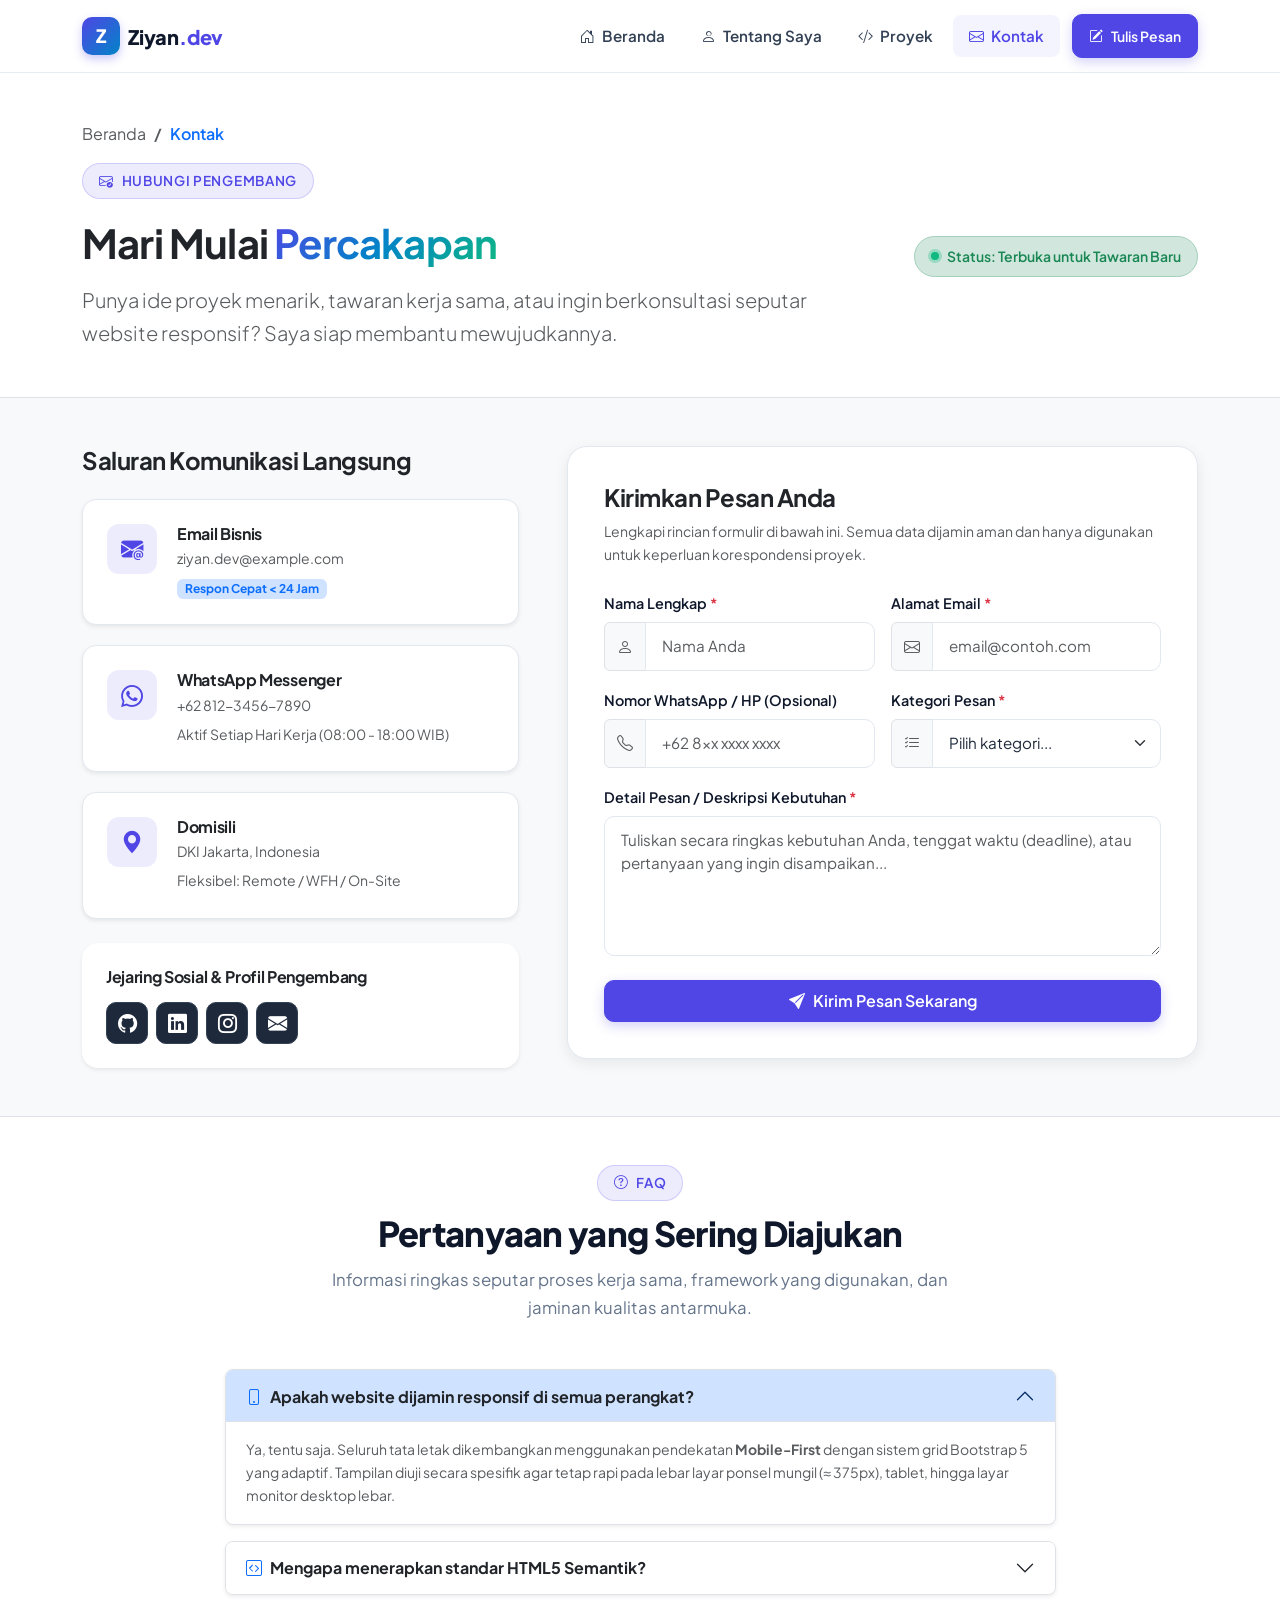
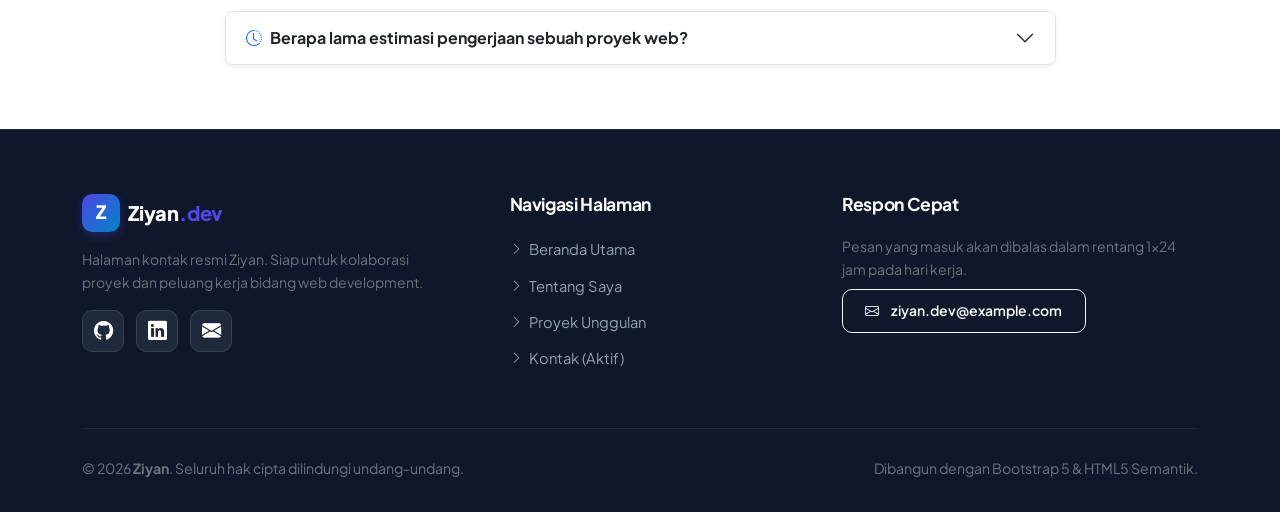
<file: kontak.html>
<!DOCTYPE html>
<html lang="id">
<head>
  <meta charset="UTF-8">
  <meta name="viewport" content="width=device-width, initial-scale=1.0">
  <meta name="description" content="Hubungi Ziyan untuk penawaran proyek web development, kolaborasi, atau kesempatan magang dan kerja sama.">
  <meta name="author" content="Ziyan">
  <title>Kontak | Ziyan - Web Developer</title>

  <!-- Favicon -->
  <link rel="icon" type="image/svg+xml" href="avatar.svg">

  <!-- Framework: Bootstrap 5 CSS -->
  <link href="https://cdn.jsdelivr.net/npm/bootstrap@5.3.3/dist/css/bootstrap.min.css" rel="stylesheet" integrity="sha384-QWTKZyjpPEjISv5WaRU9OFeRpok6YctnYmDr5pNlyT2bRjXh0JMhjY6hW+ALEwIH" crossorigin="anonymous">

  <!-- Bootstrap Icons -->
  <link rel="stylesheet" href="https://cdn.jsdelivr.net/npm/bootstrap-icons@1.11.3/font/bootstrap-icons.min.css">

  <!-- Custom Stylesheet -->
  <link rel="stylesheet" href="style.css">
</head>
<body>

  <!-- =========================================================================
       1. HEADER & NAVIGASI SEMANTIK (<header> & <nav>)
       ========================================================================= -->
  <header class="site-header">
    <nav class="navbar navbar-expand-lg" id="mainNavbar">
      <div class="container">
        <!-- Logo Brand -->
        <a class="navbar-brand d-flex align-items-center gap-2" href="index.html">
          <span class="brand-badge">Z</span>
          <span class="brand-name">Ziyan<span>.dev</span></span>
        </a>

        <!-- Hamburger Button untuk Tampilan Mobile (≈ 375px) -->
        <button class="navbar-toggler" type="button" data-bs-toggle="collapse" data-bs-target="#navmenu" aria-controls="navmenu" aria-expanded="false" aria-label="Toggle navigation">
          <span class="navbar-toggler-icon"></span>
        </button>

        <!-- Menu Navigasi -->
        <div class="collapse navbar-collapse" id="navmenu">
          <ul class="navbar-nav ms-auto mb-2 mb-lg-0 align-items-lg-center gap-lg-1">
            <li class="nav-item">
              <a class="nav-link" href="index.html#beranda"><i class="bi bi-house-door me-1"></i> Beranda</a>
            </li>
            <li class="nav-item">
              <a class="nav-link" href="tentang.html"><i class="bi bi-person me-1"></i> Tentang Saya</a>
            </li>
            <li class="nav-item">
              <a class="nav-link" href="index.html#proyek"><i class="bi bi-code-slash me-1"></i> Proyek</a>
            </li>
            <li class="nav-item">
              <a class="nav-link active" href="kontak.html"><i class="bi bi-envelope me-1"></i> Kontak</a>
            </li>
            <li class="nav-item ms-lg-2 mt-2 mt-lg-0">
              <a href="#formKontakSection" class="btn btn-primary btn-sm px-3">
                <i class="bi bi-pencil-square"></i> Tulis Pesan
              </a>
            </li>
          </ul>
        </div>
      </div>
    </nav>
  </header>

  <!-- =========================================================================
       2. KONTEN UTAMA SEMANTIK (<main>)
       ========================================================================= -->
  <main id="main-content">

    <!-- -----------------------------------------------------------------------
         HEADER HALAMAN: BREADCRUMB & HERO KONTAK
         ----------------------------------------------------------------------- -->
    <section class="bg-white border-bottom border-slate-200 py-4 py-md-5">
      <div class="container">
        <!-- Breadcrumb Navigasi Semantik -->
        <nav aria-label="breadcrumb">
          <ol class="breadcrumb mb-3">
            <li class="breadcrumb-item"><a href="index.html" class="text-decoration-none text-muted">Beranda</a></li>
            <li class="breadcrumb-item active text-primary fw-semibold" aria-current="page">Kontak</li>
          </ol>
        </nav>

        <div class="row align-items-center g-4">
          <div class="col-lg-8">
            <span class="section-badge"><i class="bi bi-envelope-check"></i> Hubungi Pengembang</span>
            <h1 class="display-6 fw-bold text-dark mt-2 mb-3">
              Mari Mulai <span class="gradient-text">Percakapan</span>
            </h1>
            <p class="lead text-muted mb-0">
              Punya ide proyek menarik, tawaran kerja sama, atau ingin berkonsultasi seputar website responsif? Saya siap membantu mewujudkannya.
            </p>
          </div>
          <div class="col-lg-4 text-center text-lg-end">
            <div class="d-inline-flex align-items-center gap-2 p-2 px-3 rounded-pill bg-success-subtle text-success border border-success-subtle fw-semibold small">
              <span class="status-dot"></span>
              Status: Terbuka untuk Tawaran Baru
            </div>
          </div>
        </div>
      </div>
    </section>

    <!-- -----------------------------------------------------------------------
         BAGIAN KARTU SALURAN KOMUNIKASI & FORMULIR (<section>)
         ----------------------------------------------------------------------- -->
    <section id="formKontakSection" class="py-5 bg-light">
      <div class="container">
        <div class="row g-5">

          <!-- Kolom Informasi Saluran Langsung -->
          <div class="col-lg-5">
            <h2 class="h4 fw-bold mb-4 text-dark">Saluran Komunikasi Langsung</h2>

            <!-- Card 1: Email -->
            <div class="contact-card bg-white shadow-sm">
              <div class="contact-icon-box">
                <i class="bi bi-envelope-at-fill"></i>
              </div>
              <div class="flex-grow-1">
                <h3 class="h6 fw-bold mb-1 text-dark">Email Bisnis</h3>
                <a href="mailto:ziyan.dev@example.com" class="text-decoration-none text-muted small d-block mb-1">
                  ziyan.dev@example.com
                </a>
                <span class="badge bg-primary-subtle text-primary">Respon Cepat &lt; 24 Jam</span>
              </div>
            </div>

            <!-- Card 2: WhatsApp -->
            <div class="contact-card bg-white shadow-sm">
              <div class="contact-icon-box">
                <i class="bi bi-whatsapp"></i>
              </div>
              <div class="flex-grow-1">
                <h3 class="h6 fw-bold mb-1 text-dark">WhatsApp Messenger</h3>
                <a href="https://wa.me/6281234567890" target="_blank" rel="noopener noreferrer" class="text-decoration-none text-muted small d-block mb-1">
                  +62 812-3456-7890
                </a>
                <span class="text-muted small">Aktif Setiap Hari Kerja (08:00 - 18:00 WIB)</span>
              </div>
            </div>

            <!-- Card 3: Lokasi -->
            <div class="contact-card bg-white shadow-sm">
              <div class="contact-icon-box">
                <i class="bi bi-geo-alt-fill"></i>
              </div>
              <div class="flex-grow-1">
                <h3 class="h6 fw-bold mb-1 text-dark">Domisili</h3>
                <address class="text-muted small mb-1">
                  DKI Jakarta, Indonesia
                </address>
                <span class="text-muted small">Fleksibel: Remote / WFH / On-Site</span>
              </div>
            </div>

            <!-- Card 4: Media Sosial -->
            <div class="card border-0 shadow-sm rounded-4 p-4 bg-white mt-4">
              <h3 class="h6 fw-bold mb-3 text-dark">Jejaring Sosial &amp; Profil Pengembang</h3>
              <div class="d-flex gap-2">
                <a href="https://github.com" target="_blank" rel="noopener noreferrer" class="social-btn" aria-label="GitHub"><i class="bi bi-github"></i></a>
                <a href="https://linkedin.com" target="_blank" rel="noopener noreferrer" class="social-btn" aria-label="LinkedIn"><i class="bi bi-linkedin"></i></a>
                <a href="https://instagram.com" target="_blank" rel="noopener noreferrer" class="social-btn" aria-label="Instagram"><i class="bi bi-instagram"></i></a>
                <a href="mailto:ziyan.dev@example.com" class="social-btn" aria-label="Email"><i class="bi bi-envelope-fill"></i></a>
              </div>
            </div>
          </div>

          <!-- Kolom Formulir Kontak Interaktif -->
          <div class="col-lg-7">
            <div class="contact-form-box">
              <h2 class="h4 fw-bold mb-2 text-dark">Kirimkan Pesan Anda</h2>
              <p class="text-muted small mb-4">
                Lengkapi rincian formulir di bawah ini. Semua data dijamin aman dan hanya digunakan untuk keperluan korespondensi proyek.
              </p>

              <!-- Notifikasi Feedback JS -->
              <div id="formAlertSuccess" class="alert alert-success d-none alert-dismissible fade show" role="alert">
                <i class="bi bi-check-circle-fill me-2"></i>
                <strong>Berhasil Terkirim!</strong> Pesan Anda telah saya terima. Saya akan merespon melalui email atau WhatsApp sesegera mungkin.
                <button type="button" class="btn-close" data-bs-dismiss="alert" aria-label="Close"></button>
              </div>

              <form id="contactFormDedicated" novalidate>
                <div class="row g-3">
                  <!-- Nama -->
                  <div class="col-md-6">
                    <label for="namaLengkap" class="form-label">Nama Lengkap <span class="text-danger">*</span></label>
                    <div class="input-group">
                      <span class="input-group-text bg-light text-muted"><i class="bi bi-person"></i></span>
                      <input type="text" class="form-control" id="namaLengkap" placeholder="Nama Anda" required>
                    </div>
                    <div class="invalid-feedback">Silakan isi nama Anda.</div>
                  </div>

                  <!-- Email -->
                  <div class="col-md-6">
                    <label for="emailUser" class="form-label">Alamat Email <span class="text-danger">*</span></label>
                    <div class="input-group">
                      <span class="input-group-text bg-light text-muted"><i class="bi bi-envelope"></i></span>
                      <input type="email" class="form-control" id="emailUser" placeholder="email@contoh.com" required>
                    </div>
                    <div class="invalid-feedback">Masukkan email yang valid.</div>
                  </div>

                  <!-- Nomor Telepon (Opsional) -->
                  <div class="col-md-6">
                    <label for="teleponUser" class="form-label">Nomor WhatsApp / HP (Opsional)</label>
                    <div class="input-group">
                      <span class="input-group-text bg-light text-muted"><i class="bi bi-telephone"></i></span>
                      <input type="tel" class="form-control" id="teleponUser" placeholder="+62 8xx xxxx xxxx">
                    </div>
                  </div>

                  <!-- Kategori Keperluan -->
                  <div class="col-md-6">
                    <label for="kategoriKeperluan" class="form-label">Kategori Pesan <span class="text-danger">*</span></label>
                    <div class="input-group">
                      <span class="input-group-text bg-light text-muted"><i class="bi bi-list-check"></i></span>
                      <select class="form-select" id="kategoriKeperluan" required>
                        <option value="" selected disabled>Pilih kategori...</option>
                        <option value="Proyek Baru">Pembuatan Website Baru</option>
                        <option value="Redesain & Responsif">Redesain &amp; Perbaikan Responsif</option>
                        <option value="Peluang Kerja">Lowongan Kerja / Magang</option>
                        <option value="Konsultasi Teknis">Konsultasi UI/UX &amp; Frontend</option>
                        <option value="Lainnya">Lainnya</option>
                      </select>
                    </div>
                    <div class="invalid-feedback">Silakan pilih kategori pesan.</div>
                  </div>

                  <!-- Isi Pesan -->
                  <div class="col-12">
                    <label for="isiPesan" class="form-label">Detail Pesan / Deskripsi Kebutuhan <span class="text-danger">*</span></label>
                    <textarea class="form-control" id="isiPesan" rows="5" placeholder="Tuliskan secara ringkas kebutuhan Anda, tenggat waktu (deadline), atau pertanyaan yang ingin disampaikan..." required></textarea>
                    <div class="invalid-feedback">Mohon lengkapi isi pesan Anda.</div>
                  </div>

                  <!-- Submit Button -->
                  <div class="col-12 mt-4">
                    <button type="submit" class="btn btn-primary w-100 py-2 fs-6">
                      <i class="bi bi-send-fill"></i> Kirim Pesan Sekarang
                    </button>
                  </div>
                </div>
              </form>
            </div>
          </div>

        </div>
      </div>
    </section>

    <!-- -----------------------------------------------------------------------
         BAGIAN PERTANYAAN UMUM / FAQ ACCORDION (<section>)
         ----------------------------------------------------------------------- -->
    <section class="py-5 bg-white border-top border-slate-200">
      <div class="container">
        <div class="text-center mb-5">
          <span class="section-badge"><i class="bi bi-question-circle"></i> FAQ</span>
          <h2 class="section-title">Pertanyaan yang Sering Diajukan</h2>
          <p class="section-subtitle">
            Informasi ringkas seputar proses kerja sama, framework yang digunakan, dan jaminan kualitas antarmuka.
          </p>
        </div>

        <div class="row justify-content-center">
          <div class="col-lg-9">
            <div class="accordion" id="faqAccordion">

              <!-- FAQ Item 1 -->
              <div class="accordion-item border rounded-3 mb-3 overflow-hidden shadow-sm">
                <h3 class="accordion-header" id="headingOne">
                  <button class="accordion-button fw-bold text-dark" type="button" data-bs-toggle="collapse" data-bs-target="#collapseOne" aria-expanded="true" aria-controls="collapseOne">
                    <i class="bi bi-phone text-primary me-2"></i> Apakah website dijamin responsif di semua perangkat?
                  </button>
                </h3>
                <div id="collapseOne" class="accordion-collapse collapse show" aria-labelledby="headingOne" data-bs-parent="#faqAccordion">
                  <div class="accordion-body text-muted small">
                    Ya, tentu saja. Seluruh tata letak dikembangkan menggunakan pendekatan <strong>Mobile-First</strong> dengan sistem grid Bootstrap 5 yang adaptif. Tampilan diuji secara spesifik agar tetap rapi pada lebar layar ponsel mungil (≈ 375px), tablet, hingga layar monitor desktop lebar.
                  </div>
                </div>
              </div>

              <!-- FAQ Item 2 -->
              <div class="accordion-item border rounded-3 mb-3 overflow-hidden shadow-sm">
                <h3 class="accordion-header" id="headingTwo">
                  <button class="accordion-button collapsed fw-bold text-dark" type="button" data-bs-toggle="collapse" data-bs-target="#collapseTwo" aria-expanded="false" aria-controls="collapseTwo">
                    <i class="bi bi-code-square text-primary me-2"></i> Mengapa menerapkan standar HTML5 Semantik?
                  </button>
                </h3>
                <div id="collapseTwo" class="accordion-collapse collapse" aria-labelledby="headingTwo" data-bs-parent="#faqAccordion">
                  <div class="accordion-body text-muted small">
                    Penggunaan elemen semantik seperti <code>&lt;header&gt;</code>, <code>&lt;nav&gt;</code>, <code>&lt;main&gt;</code>, <code>&lt;section&gt;</code>, dan <code>&lt;footer&gt;</code> memberikan makna logis pada struktur dokumen web. Hal ini krusial untuk optimasi mesin pencari (SEO), kompatibilitas screen reader bagi aksesibilitas, serta memudahkan pemeliharaan kode (maintainability).
                  </div>
                </div>
              </div>

              <!-- FAQ Item 3 -->
              <div class="accordion-item border rounded-3 mb-3 overflow-hidden shadow-sm">
                <h3 class="accordion-header" id="headingThree">
                  <button class="accordion-button collapsed fw-bold text-dark" type="button" data-bs-toggle="collapse" data-bs-target="#collapseThree" aria-expanded="false" aria-controls="collapseThree">
                    <i class="bi bi-clock-history text-primary me-2"></i> Berapa lama estimasi pengerjaan sebuah proyek web?
                  </button>
                </h3>
                <div id="collapseThree" class="accordion-collapse collapse" aria-labelledby="headingThree" data-bs-parent="#faqAccordion">
                  <div class="accordion-body text-muted small">
                    Waktu pengerjaan bervariasi tergantung kompleksitas dan jumlah halaman. Untuk landing page atau portofolio responsif umumnya membutuhkan 3-7 hari kerja, sedangkan aplikasi web dengan integrasi API atau database memerlukan 2-4 minggu.
                  </div>
                </div>
              </div>

            </div>
          </div>
        </div>
      </div>
    </section>

  </main>

  <!-- =========================================================================
       3. FOOTER SEMANTIK (<footer>)
       ========================================================================= -->
  <footer class="site-footer">
    <div class="container">
      <div class="row g-4 justify-content-between">
        <div class="col-lg-4 col-md-6">
          <a class="d-flex align-items-center gap-2 text-decoration-none mb-3" href="index.html">
            <span class="brand-badge">Z</span>
            <span class="brand-name text-white">Ziyan<span>.dev</span></span>
          </a>
          <p class="small text-secondary mb-3">
            Halaman kontak resmi Ziyan. Siap untuk kolaborasi proyek dan peluang kerja bidang web development.
          </p>
          <div class="social-links">
            <a href="https://github.com" target="_blank" rel="noopener noreferrer" class="social-btn" aria-label="GitHub"><i class="bi bi-github"></i></a>
            <a href="https://linkedin.com" target="_blank" rel="noopener noreferrer" class="social-btn" aria-label="LinkedIn"><i class="bi bi-linkedin"></i></a>
            <a href="mailto:ziyan.dev@example.com" class="social-btn" aria-label="Email"><i class="bi bi-envelope-fill"></i></a>
          </div>
        </div>

        <div class="col-lg-3 col-md-3 col-6">
          <h5>Navigasi Halaman</h5>
          <ul class="footer-nav">
            <li><a href="index.html#beranda"><i class="bi bi-chevron-right small"></i> Beranda Utama</a></li>
            <li><a href="tentang.html"><i class="bi bi-chevron-right small"></i> Tentang Saya</a></li>
            <li><a href="index.html#proyek"><i class="bi bi-chevron-right small"></i> Proyek Unggulan</a></li>
            <li><a href="kontak.html"><i class="bi bi-chevron-right small"></i> Kontak (Aktif)</a></li>
          </ul>
        </div>

        <div class="col-lg-4 col-md-12">
          <h5>Respon Cepat</h5>
          <p class="small text-secondary mb-2">
            Pesan yang masuk akan dibalas dalam rentang 1x24 jam pada hari kerja.
          </p>
          <a href="mailto:ziyan.dev@example.com" class="btn btn-sm btn-outline-light">
            <i class="bi bi-envelope me-1"></i> ziyan.dev@example.com
          </a>
        </div>
      </div>

      <div class="footer-bottom d-flex flex-column flex-md-row justify-content-between align-items-center gap-2">
        <p class="mb-0 text-secondary">
          &copy; 2026 <strong>Ziyan</strong>. Seluruh hak cipta dilindungi undang-undang.
        </p>
        <p class="mb-0 text-secondary">
          Dibangun dengan Bootstrap 5 &amp; HTML5 Semantik.
        </p>
      </div>
    </div>
  </footer>

  <!-- Bootstrap 5 Bundle JS & Form Script -->
  <script src="https://cdn.jsdelivr.net/npm/bootstrap@5.3.3/dist/js/bootstrap.bundle.min.js" integrity="sha384-YvpcrYf0tY3lHB60NNkmXc5s9fDVZLESaAA55NDzOxhy9GkcIdslK1eN7N6jIeHz" crossorigin="anonymous"></script>

  <script>
    const formDedicated = document.getElementById('contactFormDedicated');
    const formAlertSuccess = document.getElementById('formAlertSuccess');

    if (formDedicated) {
      formDedicated.addEventListener('submit', function (event) {
        event.preventDefault();
        event.stopPropagation();

        if (!formDedicated.checkValidity()) {
          formDedicated.classList.add('was-validated');
        } else {
          formDedicated.classList.remove('was-validated');
          formAlertSuccess.classList.remove('d-none');
          formDedicated.reset();
          formAlertSuccess.scrollIntoView({ behavior: 'smooth', block: 'nearest' });
        }
      });
    }
  </script>
</body>
</html>
</file>
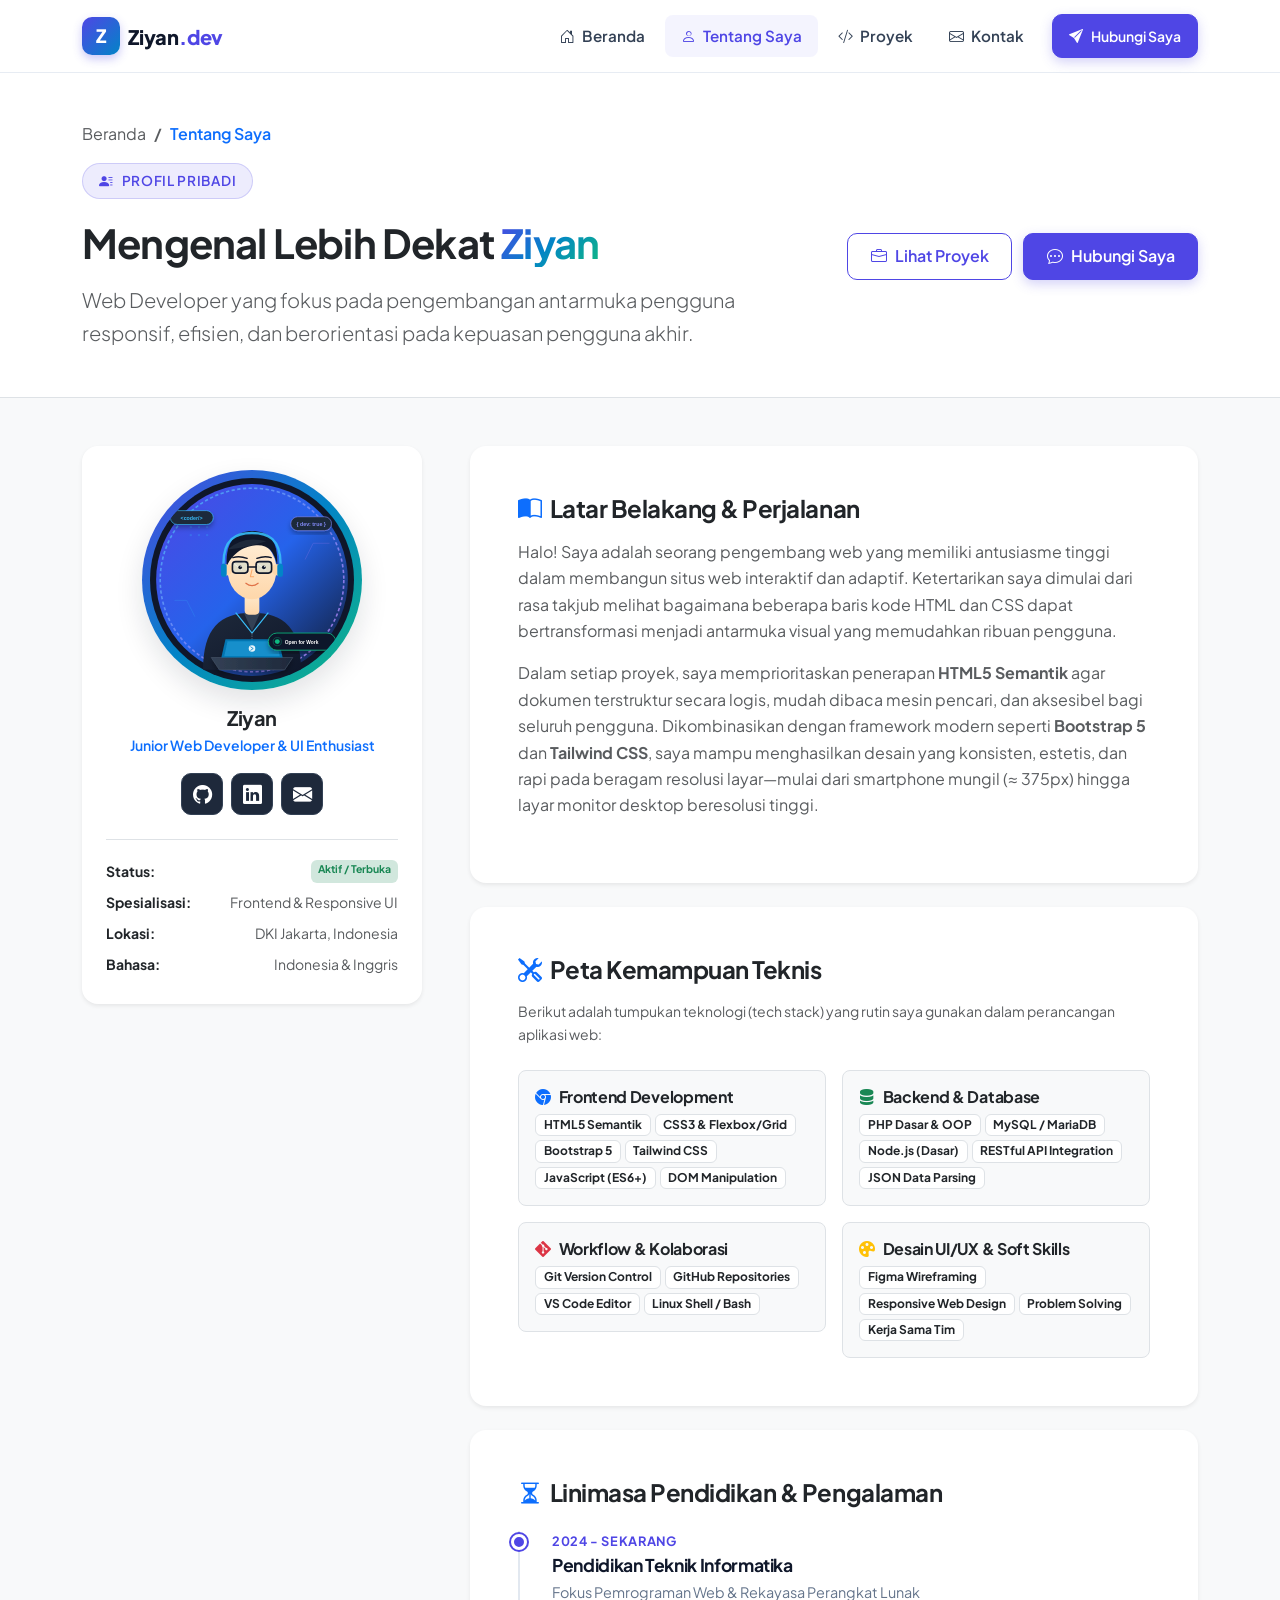
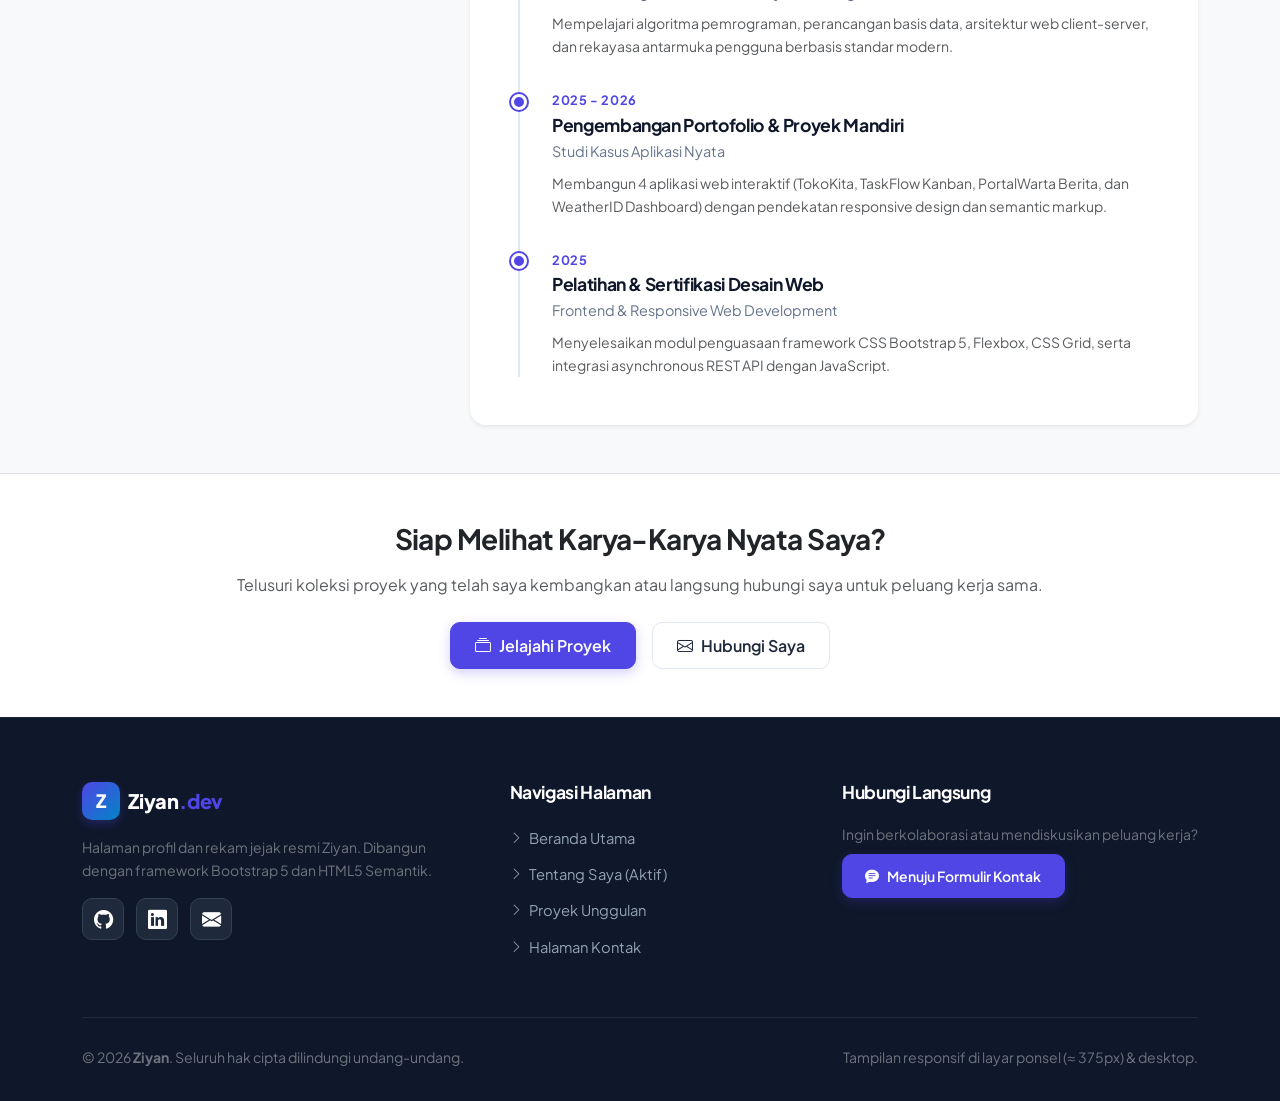
<file: tentang.html>
<!DOCTYPE html>
<html lang="id">
<head>
  <meta charset="UTF-8">
  <meta name="viewport" content="width=device-width, initial-scale=1.0">
  <meta name="description" content="Profil lengkap, riwayat pendidikan, keahlian teknis, dan pengalaman Ziyan - Web Developer.">
  <meta name="author" content="Ziyan">
  <title>Tentang Saya | Ziyan - Web Developer</title>

  <!-- Favicon -->
  <link rel="icon" type="image/svg+xml" href="avatar.svg">

  <!-- Framework: Bootstrap 5 CSS -->
  <link href="https://cdn.jsdelivr.net/npm/bootstrap@5.3.3/dist/css/bootstrap.min.css" rel="stylesheet" integrity="sha384-QWTKZyjpPEjISv5WaRU9OFeRpok6YctnYmDr5pNlyT2bRjXh0JMhjY6hW+ALEwIH" crossorigin="anonymous">

  <!-- Bootstrap Icons -->
  <link rel="stylesheet" href="https://cdn.jsdelivr.net/npm/bootstrap-icons@1.11.3/font/bootstrap-icons.min.css">

  <!-- Custom Stylesheet -->
  <link rel="stylesheet" href="style.css">
</head>
<body>

  <!-- =========================================================================
       1. HEADER & NAVIGASI SEMANTIK (<header> & <nav>)
       ========================================================================= -->
  <header class="site-header">
    <nav class="navbar navbar-expand-lg" id="mainNavbar">
      <div class="container">
        <!-- Logo Brand -->
        <a class="navbar-brand d-flex align-items-center gap-2" href="index.html">
          <span class="brand-badge">Z</span>
          <span class="brand-name">Ziyan<span>.dev</span></span>
        </a>

        <!-- Hamburger Button untuk Tampilan Mobile (≈ 375px) -->
        <button class="navbar-toggler" type="button" data-bs-toggle="collapse" data-bs-target="#navmenu" aria-controls="navmenu" aria-expanded="false" aria-label="Toggle navigation">
          <span class="navbar-toggler-icon"></span>
        </button>

        <!-- Menu Navigasi -->
        <div class="collapse navbar-collapse" id="navmenu">
          <ul class="navbar-nav ms-auto mb-2 mb-lg-0 align-items-lg-center gap-lg-1">
            <li class="nav-item">
              <a class="nav-link" href="index.html#beranda"><i class="bi bi-house-door me-1"></i> Beranda</a>
            </li>
            <li class="nav-item">
              <a class="nav-link active" href="tentang.html"><i class="bi bi-person me-1"></i> Tentang Saya</a>
            </li>
            <li class="nav-item">
              <a class="nav-link" href="index.html#proyek"><i class="bi bi-code-slash me-1"></i> Proyek</a>
            </li>
            <li class="nav-item">
              <a class="nav-link" href="kontak.html"><i class="bi bi-envelope me-1"></i> Kontak</a>
            </li>
            <li class="nav-item ms-lg-2 mt-2 mt-lg-0">
              <a href="kontak.html" class="btn btn-primary btn-sm px-3">
                <i class="bi bi-send-fill"></i> Hubungi Saya
              </a>
            </li>
          </ul>
        </div>
      </div>
    </nav>
  </header>

  <!-- =========================================================================
       2. KONTEN UTAMA SEMANTIK (<main>)
       ========================================================================= -->
  <main id="main-content">

    <!-- -----------------------------------------------------------------------
         BAGIAN HEADER HALAMAN: BREADCRUMB & HERO TENTANG
         ----------------------------------------------------------------------- -->
    <section class="bg-white border-bottom border-slate-200 py-4 py-md-5">
      <div class="container">
        <!-- Breadcrumb Navigasi Semantik -->
        <nav aria-label="breadcrumb">
          <ol class="breadcrumb mb-3">
            <li class="breadcrumb-item"><a href="index.html" class="text-decoration-none text-muted">Beranda</a></li>
            <li class="breadcrumb-item active text-primary fw-semibold" aria-current="page">Tentang Saya</li>
          </ol>
        </nav>

        <div class="row align-items-center g-4">
          <div class="col-lg-8">
            <span class="section-badge"><i class="bi bi-person-lines-fill"></i> Profil Pribadi</span>
            <h1 class="display-6 fw-bold text-dark mt-2 mb-3">
              Mengenal Lebih Dekat <span class="gradient-text">Ziyan</span>
            </h1>
            <p class="lead text-muted mb-0">
              Web Developer yang fokus pada pengembangan antarmuka pengguna responsif, efisien, dan berorientasi pada kepuasan pengguna akhir.
            </p>
          </div>
          <div class="col-lg-4 text-center text-lg-end">
            <a href="index.html#proyek" class="btn btn-outline-primary me-2">
              <i class="bi bi-briefcase"></i> Lihat Proyek
            </a>
            <a href="kontak.html" class="btn btn-primary">
              <i class="bi bi-chat-dots"></i> Hubungi Saya
            </a>
          </div>
        </div>
      </div>
    </section>

    <!-- -----------------------------------------------------------------------
         BAGIAN DETAIL BIOGRAFI & NILAI KERJA (<section>)
         ----------------------------------------------------------------------- -->
    <section class="py-5 bg-light">
      <div class="container">
        <div class="row g-5">
          <!-- Kolom Foto Avatar & Quick Info -->
          <div class="col-lg-4">
            <div class="card border-0 shadow-sm rounded-4 p-4 text-center sticky-top" style="top: 100px;">
              <div class="avatar-wrapper mx-auto mb-3" style="max-width: 220px;">
                <div class="avatar-img-container">
                  <img src="avatar.svg" alt="Avatar Ziyan" class="avatar-img">
                </div>
              </div>
              <h2 class="h5 fw-bold text-dark mb-1">Ziyan</h2>
              <p class="text-primary small fw-semibold mb-3">Junior Web Developer &amp; UI Enthusiast</p>

              <div class="d-flex justify-content-center gap-2 mb-4">
                <a href="https://github.com" target="_blank" rel="noopener noreferrer" class="social-btn" aria-label="GitHub"><i class="bi bi-github"></i></a>
                <a href="https://linkedin.com" target="_blank" rel="noopener noreferrer" class="social-btn" aria-label="LinkedIn"><i class="bi bi-linkedin"></i></a>
                <a href="mailto:ziyan.dev@example.com" class="social-btn" aria-label="Email"><i class="bi bi-envelope-fill"></i></a>
              </div>

              <div class="text-start border-top pt-3 small text-muted">
                <div class="d-flex justify-content-between py-1">
                  <span class="fw-bold text-dark">Status:</span>
                  <span class="badge bg-success-subtle text-success">Aktif / Terbuka</span>
                </div>
                <div class="d-flex justify-content-between py-1">
                  <span class="fw-bold text-dark">Spesialisasi:</span>
                  <span>Frontend &amp; Responsive UI</span>
                </div>
                <div class="d-flex justify-content-between py-1">
                  <span class="fw-bold text-dark">Lokasi:</span>
                  <span>DKI Jakarta, Indonesia</span>
                </div>
                <div class="d-flex justify-content-between py-1">
                  <span class="fw-bold text-dark">Bahasa:</span>
                  <span>Indonesia &amp; Inggris</span>
                </div>
              </div>
            </div>
          </div>

          <!-- Kolom Detail Cerita & Perjalanan -->
          <div class="col-lg-8">
            <!-- Card Biografi -->
            <article class="card border-0 shadow-sm rounded-4 p-4 p-md-5 mb-4 bg-white">
              <h3 class="h4 fw-bold text-dark mb-3 d-flex align-items-center gap-2">
                <i class="bi bi-book-half text-primary"></i> Latar Belakang &amp; Perjalanan
              </h3>
              <p class="text-muted leading-relaxed">
                Halo! Saya adalah seorang pengembang web yang memiliki antusiasme tinggi dalam membangun situs web interaktif dan adaptif. Ketertarikan saya dimulai dari rasa takjub melihat bagaimana beberapa baris kode HTML dan CSS dapat bertransformasi menjadi antarmuka visual yang memudahkan ribuan pengguna.
              </p>
              <p class="text-muted leading-relaxed">
                Dalam setiap proyek, saya memprioritaskan penerapan <strong>HTML5 Semantik</strong> agar dokumen terstruktur secara logis, mudah dibaca mesin pencari, dan aksesibel bagi seluruh pengguna. Dikombinasikan dengan framework modern seperti <strong>Bootstrap 5</strong> dan <strong>Tailwind CSS</strong>, saya mampu menghasilkan desain yang konsisten, estetis, dan rapi pada beragam resolusi layar—mulai dari smartphone mungil (≈ 375px) hingga layar monitor desktop beresolusi tinggi.
              </p>
            </article>

            <!-- Card Keahlian & Teknologi -->
            <article class="card border-0 shadow-sm rounded-4 p-4 p-md-5 mb-4 bg-white">
              <h3 class="h4 fw-bold text-dark mb-3 d-flex align-items-center gap-2">
                <i class="bi bi-tools text-primary"></i> Peta Kemampuan Teknis
              </h3>
              <p class="text-muted small mb-4">
                Berikut adalah tumpukan teknologi (tech stack) yang rutin saya gunakan dalam perancangan aplikasi web:
              </p>

              <div class="row g-3">
                <div class="col-md-6">
                  <div class="p-3 bg-light rounded-3 border">
                    <h4 class="h6 fw-bold text-dark mb-2"><i class="bi bi-browser-chrome text-primary me-2"></i>Frontend Development</h4>
                    <div class="d-flex flex-wrap gap-1">
                      <span class="badge bg-white text-dark border">HTML5 Semantik</span>
                      <span class="badge bg-white text-dark border">CSS3 &amp; Flexbox/Grid</span>
                      <span class="badge bg-white text-dark border">Bootstrap 5</span>
                      <span class="badge bg-white text-dark border">Tailwind CSS</span>
                      <span class="badge bg-white text-dark border">JavaScript (ES6+)</span>
                      <span class="badge bg-white text-dark border">DOM Manipulation</span>
                    </div>
                  </div>
                </div>

                <div class="col-md-6">
                  <div class="p-3 bg-light rounded-3 border">
                    <h4 class="h6 fw-bold text-dark mb-2"><i class="bi bi-server text-success me-2"></i>Backend &amp; Database</h4>
                    <div class="d-flex flex-wrap gap-1">
                      <span class="badge bg-white text-dark border">PHP Dasar &amp; OOP</span>
                      <span class="badge bg-white text-dark border">MySQL / MariaDB</span>
                      <span class="badge bg-white text-dark border">Node.js (Dasar)</span>
                      <span class="badge bg-white text-dark border">RESTful API Integration</span>
                      <span class="badge bg-white text-dark border">JSON Data Parsing</span>
                    </div>
                  </div>
                </div>

                <div class="col-md-6">
                  <div class="p-3 bg-light rounded-3 border">
                    <h4 class="h6 fw-bold text-dark mb-2"><i class="bi bi-git text-danger me-2"></i>Workflow &amp; Kolaborasi</h4>
                    <div class="d-flex flex-wrap gap-1">
                      <span class="badge bg-white text-dark border">Git Version Control</span>
                      <span class="badge bg-white text-dark border">GitHub Repositories</span>
                      <span class="badge bg-white text-dark border">VS Code Editor</span>
                      <span class="badge bg-white text-dark border">Linux Shell / Bash</span>
                    </div>
                  </div>
                </div>

                <div class="col-md-6">
                  <div class="p-3 bg-light rounded-3 border">
                    <h4 class="h6 fw-bold text-dark mb-2"><i class="bi bi-palette-fill text-warning me-2"></i>Desain UI/UX &amp; Soft Skills</h4>
                    <div class="d-flex flex-wrap gap-1">
                      <span class="badge bg-white text-dark border">Figma Wireframing</span>
                      <span class="badge bg-white text-dark border">Responsive Web Design</span>
                      <span class="badge bg-white text-dark border">Problem Solving</span>
                      <span class="badge bg-white text-dark border">Kerja Sama Tim</span>
                    </div>
                  </div>
                </div>
              </div>
            </article>

            <!-- Card Riwayat & Linimasa (Timeline) -->
            <article class="card border-0 shadow-sm rounded-4 p-4 p-md-5 bg-white">
              <h3 class="h4 fw-bold text-dark mb-4 d-flex align-items-center gap-2">
                <i class="bi bi-hourglass-split text-primary"></i> Linimasa Pendidikan &amp; Pengalaman
              </h3>

              <div class="timeline-list">
                <!-- Timeline Item 1 -->
                <div class="timeline-item">
                  <span class="timeline-dot"></span>
                  <div class="timeline-date">2024 - Sekarang</div>
                  <h4 class="timeline-title">Pendidikan Teknik Informatika</h4>
                  <p class="timeline-subtitle">Fokus Pemrograman Web &amp; Rekayasa Perangkat Lunak</p>
                  <p class="text-muted small mb-0">
                    Mempelajari algoritma pemrograman, perancangan basis data, arsitektur web client-server, dan rekayasa antarmuka pengguna berbasis standar modern.
                  </p>
                </div>

                <!-- Timeline Item 2 -->
                <div class="timeline-item">
                  <span class="timeline-dot"></span>
                  <div class="timeline-date">2025 - 2026</div>
                  <h4 class="timeline-title">Pengembangan Portofolio &amp; Proyek Mandiri</h4>
                  <p class="timeline-subtitle">Studi Kasus Aplikasi Nyata</p>
                  <p class="text-muted small mb-0">
                    Membangun 4 aplikasi web interaktif (TokoKita, TaskFlow Kanban, PortalWarta Berita, dan WeatherID Dashboard) dengan pendekatan responsive design dan semantic markup.
                  </p>
                </div>

                <!-- Timeline Item 3 -->
                <div class="timeline-item">
                  <span class="timeline-dot"></span>
                  <div class="timeline-date">2025</div>
                  <h4 class="timeline-title">Pelatihan &amp; Sertifikasi Desain Web</h4>
                  <p class="timeline-subtitle">Frontend &amp; Responsive Web Development</p>
                  <p class="text-muted small mb-0">
                    Menyelesaikan modul penguasaan framework CSS Bootstrap 5, Flexbox, CSS Grid, serta integrasi asynchronous REST API dengan JavaScript.
                  </p>
                </div>
              </div>
            </article>

          </div>
        </div>
      </div>
    </section>

    <!-- -----------------------------------------------------------------------
         BAGIAN CALL TO ACTION (<section>)
         ----------------------------------------------------------------------- -->
    <section class="py-5 bg-white text-center border-top border-slate-200">
      <div class="container">
        <h2 class="h3 fw-bold text-dark mb-3">Siap Melihat Karya-Karya Nyata Saya?</h2>
        <p class="text-muted max-w-md mx-auto mb-4">
          Telusuri koleksi proyek yang telah saya kembangkan atau langsung hubungi saya untuk peluang kerja sama.
        </p>
        <div class="d-flex justify-content-center gap-3">
          <a href="index.html#proyek" class="btn btn-primary px-4">
            <i class="bi bi-collection"></i> Jelajahi Proyek
          </a>
          <a href="kontak.html" class="btn btn-outline-secondary px-4">
            <i class="bi bi-envelope"></i> Hubungi Saya
          </a>
        </div>
      </div>
    </section>

  </main>

  <!-- =========================================================================
       3. FOOTER SEMANTIK (<footer>)
       ========================================================================= -->
  <footer class="site-footer">
    <div class="container">
      <div class="row g-4 justify-content-between">
        <div class="col-lg-4 col-md-6">
          <a class="d-flex align-items-center gap-2 text-decoration-none mb-3" href="index.html">
            <span class="brand-badge">Z</span>
            <span class="brand-name text-white">Ziyan<span>.dev</span></span>
          </a>
          <p class="small text-secondary mb-3">
            Halaman profil dan rekam jejak resmi Ziyan. Dibangun dengan framework Bootstrap 5 dan HTML5 Semantik.
          </p>
          <div class="social-links">
            <a href="https://github.com" target="_blank" rel="noopener noreferrer" class="social-btn" aria-label="GitHub"><i class="bi bi-github"></i></a>
            <a href="https://linkedin.com" target="_blank" rel="noopener noreferrer" class="social-btn" aria-label="LinkedIn"><i class="bi bi-linkedin"></i></a>
            <a href="mailto:ziyan.dev@example.com" class="social-btn" aria-label="Email"><i class="bi bi-envelope-fill"></i></a>
          </div>
        </div>

        <div class="col-lg-3 col-md-3 col-6">
          <h5>Navigasi Halaman</h5>
          <ul class="footer-nav">
            <li><a href="index.html#beranda"><i class="bi bi-chevron-right small"></i> Beranda Utama</a></li>
            <li><a href="tentang.html"><i class="bi bi-chevron-right small"></i> Tentang Saya (Aktif)</a></li>
            <li><a href="index.html#proyek"><i class="bi bi-chevron-right small"></i> Proyek Unggulan</a></li>
            <li><a href="kontak.html"><i class="bi bi-chevron-right small"></i> Halaman Kontak</a></li>
          </ul>
        </div>

        <div class="col-lg-4 col-md-12">
          <h5>Hubungi Langsung</h5>
          <p class="small text-secondary mb-2">
            Ingin berkolaborasi atau mendiskusikan peluang kerja?
          </p>
          <a href="kontak.html" class="btn btn-sm btn-primary">
            <i class="bi bi-chat-text-fill"></i> Menuju Formulir Kontak
          </a>
        </div>
      </div>

      <div class="footer-bottom d-flex flex-column flex-md-row justify-content-between align-items-center gap-2">
        <p class="mb-0 text-secondary">
          &copy; 2026 <strong>Ziyan</strong>. Seluruh hak cipta dilindungi undang-undang.
        </p>
        <p class="mb-0 text-secondary">
          Tampilan responsif di layar ponsel (≈ 375px) &amp; desktop.
        </p>
      </div>
    </div>
  </footer>

  <!-- Bootstrap 5 Bundle JS -->
  <script src="https://cdn.jsdelivr.net/npm/bootstrap@5.3.3/dist/js/bootstrap.bundle.min.js" integrity="sha384-YvpcrYf0tY3lHB60NNkmXc5s9fDVZLESaAA55NDzOxhy9GkcIdslK1eN7N6jIeHz" crossorigin="anonymous"></script>
</body>
</html>
</file>
<file: style.css>
/* ==========================================================================
   Portofolio Ziyan - Custom Stylesheet (Bootstrap 5 Enhancements)
   Modern, Clean, Responsive & Accessible Design
   ========================================================================== */

@import url('https://fonts.googleapis.com/css2?family=Plus+Jakarta+Sans:wght@300;400;500;600;700;800&family=JetBrains+Mono:wght@400;500&display=swap');

:root {
  --primary-color: #4f46e5;
  --primary-rgb: 79, 70, 229;
  --primary-hover: #4338ca;
  --secondary-color: #0284c7;
  --accent-color: #10b981;
  --accent-rgb: 16, 185, 129;
  --dark-color: #0f172a;
  --dark-rgb: 15, 23, 42;
  --slate-dark: #1e293b;
  --slate-medium: #334155;
  --slate-light: #64748b;
  --slate-border: #e2e8f0;
  --bg-light: #f8fafc;
  --card-bg: #ffffff;
  --font-main: 'Plus Jakarta Sans', system-ui, -apple-system, sans-serif;
  --font-mono: 'JetBrains Mono', monospace;
  --transition-normal: all 0.28s cubic-bezier(0.4, 0, 0.2, 1);
  --shadow-sm: 0 1px 3px rgba(15, 23, 42, 0.08);
  --shadow-md: 0 4px 14px rgba(15, 23, 42, 0.08);
  --shadow-lg: 0 12px 28px rgba(15, 23, 42, 0.12);
  --shadow-hover: 0 20px 30px rgba(79, 70, 229, 0.15);
}

/* Base Styles */
html {
  scroll-behavior: smooth;
}

body {
  font-family: var(--font-main);
  color: var(--slate-dark);
  background-color: var(--bg-light);
  line-height: 1.65;
  overflow-x: hidden;
}

/* Offset for fixed navbar */
section {
  scroll-margin-top: 85px;
}

/* Typography Enhancements */
h1, h2, h3, h4, h5, h6 {
  color: var(--dark-color);
  font-weight: 700;
  letter-spacing: -0.02em;
}

.font-mono {
  font-family: var(--font-mono);
}

.gradient-text {
  background: linear-gradient(135deg, #4f46e5 0%, #0284c7 50%, #10b981 100%);
  -webkit-background-clip: text;
  -webkit-text-fill-color: transparent;
  display: inline-block;
}

/* Section Headings */
.section-badge {
  display: inline-flex;
  align-items: center;
  gap: 0.5rem;
  padding: 0.35rem 1rem;
  font-size: 0.85rem;
  font-weight: 600;
  color: var(--primary-color);
  background-color: rgba(var(--primary-rgb), 0.1);
  border: 1px solid rgba(var(--primary-rgb), 0.2);
  border-radius: 9999px;
  text-transform: uppercase;
  letter-spacing: 0.05em;
  margin-bottom: 0.75rem;
}

.section-title {
  font-size: 2.15rem;
  font-weight: 800;
  margin-bottom: 0.75rem;
}

.section-subtitle {
  color: var(--slate-light);
  font-size: 1.05rem;
  max-width: 640px;
  margin-left: auto;
  margin-right: auto;
}

/* ==========================================================================
   Header & Navbar
   ========================================================================== */
.site-header {
  position: sticky;
  top: 0;
  z-index: 1030;
  background-color: rgba(255, 255, 255, 0.94);
  backdrop-filter: blur(12px);
  -webkit-backdrop-filter: blur(12px);
  border-bottom: 1px solid rgba(226, 232, 240, 0.8);
  transition: var(--transition-normal);
}

.navbar {
  padding-top: 0.75rem;
  padding-bottom: 0.75rem;
}

.brand-badge {
  width: 38px;
  height: 38px;
  background: linear-gradient(135deg, var(--primary-color), var(--secondary-color));
  color: #ffffff;
  border-radius: 10px;
  display: inline-flex;
  align-items: center;
  justify-content: center;
  font-weight: 800;
  font-size: 1.15rem;
  box-shadow: 0 4px 10px rgba(var(--primary-rgb), 0.3);
}

.brand-name {
  font-size: 1.25rem;
  font-weight: 800;
  color: var(--dark-color);
  letter-spacing: -0.01em;
}

.brand-name span {
  color: var(--primary-color);
}

.nav-link {
  font-weight: 600;
  font-size: 0.95rem;
  color: var(--slate-medium) !important;
  padding: 0.5rem 1rem !important;
  border-radius: 8px;
  transition: var(--transition-normal);
  position: relative;
}

.nav-link:hover,
.nav-link.active {
  color: var(--primary-color) !important;
  background-color: rgba(var(--primary-rgb), 0.06);
}

.navbar-toggler {
  border: 1px solid var(--slate-border);
  padding: 0.4rem 0.65rem;
  border-radius: 8px;
}

.navbar-toggler:focus {
  box-shadow: 0 0 0 3px rgba(var(--primary-rgb), 0.2);
}

/* ==========================================================================
   Hero / Beranda
   ========================================================================== */
.hero-section {
  position: relative;
  padding-top: 3.5rem;
  padding-bottom: 4.5rem;
  background: radial-gradient(circle at 10% 20%, rgba(79, 70, 229, 0.05) 0%, transparent 40%),
              radial-gradient(circle at 90% 80%, rgba(2, 132, 199, 0.05) 0%, transparent 40%),
              #ffffff;
  border-bottom: 1px solid var(--slate-border);
}

.status-indicator {
  display: inline-flex;
  align-items: center;
  gap: 0.5rem;
  padding: 0.35rem 0.9rem;
  border-radius: 9999px;
  background-color: rgba(16, 185, 129, 0.1);
  color: #065f46;
  font-size: 0.82rem;
  font-weight: 700;
  border: 1px solid rgba(16, 185, 129, 0.25);
  margin-bottom: 1.25rem;
}

.status-dot {
  width: 8px;
  height: 8px;
  background-color: var(--accent-color);
  border-radius: 50%;
  box-shadow: 0 0 0 3px rgba(16, 185, 129, 0.3);
  animation: pulse-dot 2s infinite;
}

@keyframes pulse-dot {
  0% { box-shadow: 0 0 0 0 rgba(16, 185, 129, 0.5); }
  70% { box-shadow: 0 0 0 6px rgba(16, 185, 129, 0); }
  100% { box-shadow: 0 0 0 0 rgba(16, 185, 129, 0); }
}

.hero-title {
  font-size: 2.75rem;
  line-height: 1.15;
  font-weight: 800;
  margin-bottom: 1.25rem;
}

.hero-description {
  font-size: 1.15rem;
  color: var(--slate-light);
  line-height: 1.7;
  margin-bottom: 2rem;
}

/* Avatar Frame */
.avatar-wrapper {
  position: relative;
  display: inline-block;
  max-width: 380px;
  width: 100%;
}

.avatar-img-container {
  position: relative;
  border-radius: 50%;
  padding: 8px;
  background: linear-gradient(135deg, var(--primary-color), var(--secondary-color), var(--accent-color));
  box-shadow: var(--shadow-lg);
  transition: transform var(--transition-normal);
}

.avatar-img-container:hover {
  transform: scale(1.02);
}

.avatar-img {
  width: 100%;
  height: auto;
  border-radius: 50%;
  background-color: var(--dark-color);
  display: block;
}

.floating-badge {
  position: absolute;
  padding: 0.5rem 1rem;
  background: rgba(255, 255, 255, 0.95);
  backdrop-filter: blur(8px);
  border-radius: 12px;
  box-shadow: var(--shadow-md);
  border: 1px solid rgba(226, 232, 240, 0.9);
  display: inline-flex;
  align-items: center;
  gap: 0.6rem;
  font-size: 0.85rem;
  font-weight: 700;
  animation: float 4s ease-in-out infinite alternate;
}

.floating-badge-1 {
  top: 8%;
  left: -8%;
}

.floating-badge-2 {
  bottom: 10%;
  right: -5%;
  animation-delay: -2s;
}

@keyframes float {
  0% { transform: translateY(0px); }
  100% { transform: translateY(-8px); }
}

/* Stat Cards */
.hero-stat-card {
  padding: 1.25rem;
  background-color: #ffffff;
  border-radius: 16px;
  border: 1px solid var(--slate-border);
  box-shadow: var(--shadow-sm);
  transition: var(--transition-normal);
  text-align: center;
}

.hero-stat-card:hover {
  transform: translateY(-4px);
  box-shadow: var(--shadow-md);
  border-color: rgba(var(--primary-rgb), 0.3);
}

.hero-stat-number {
  font-size: 1.85rem;
  font-weight: 800;
  color: var(--primary-color);
}

.hero-stat-label {
  font-size: 0.85rem;
  font-weight: 600;
  color: var(--slate-light);
  margin-bottom: 0;
}

/* ==========================================================================
   Buttons
   ========================================================================== */
.btn {
  font-weight: 600;
  border-radius: 10px;
  padding: 0.65rem 1.4rem;
  transition: var(--transition-normal);
  display: inline-flex;
  align-items: center;
  justify-content: center;
  gap: 0.5rem;
}

.btn-primary {
  background-color: var(--primary-color);
  border-color: var(--primary-color);
  color: #ffffff;
  box-shadow: 0 4px 12px rgba(var(--primary-rgb), 0.25);
}

.btn-primary:hover,
.btn-primary:focus {
  background-color: var(--primary-hover);
  border-color: var(--primary-hover);
  box-shadow: 0 6px 18px rgba(var(--primary-rgb), 0.35);
  transform: translateY(-2px);
}

.btn-outline-primary {
  color: var(--primary-color);
  border-color: var(--primary-color);
}

.btn-outline-primary:hover {
  background-color: var(--primary-color);
  color: #ffffff;
  box-shadow: 0 4px 12px rgba(var(--primary-rgb), 0.25);
  transform: translateY(-2px);
}

.btn-outline-secondary {
  color: var(--slate-dark);
  border-color: var(--slate-border);
  background-color: #ffffff;
}

.btn-outline-secondary:hover {
  background-color: var(--bg-light);
  border-color: var(--slate-medium);
  color: var(--dark-color);
}

/* ==========================================================================
   Tentang Saya / About
   ========================================================================== */
.about-section {
  padding-top: 5rem;
  padding-bottom: 5rem;
  background-color: #ffffff;
}

.feature-box {
  padding: 1.5rem;
  border-radius: 14px;
  background-color: var(--bg-light);
  border: 1px solid var(--slate-border);
  height: 100%;
  transition: var(--transition-normal);
}

.feature-box:hover {
  transform: translateY(-4px);
  border-color: rgba(var(--primary-rgb), 0.4);
  box-shadow: var(--shadow-md);
  background-color: #ffffff;
}

.feature-icon-wrap {
  width: 48px;
  height: 48px;
  border-radius: 12px;
  display: flex;
  align-items: center;
  justify-content: center;
  font-size: 1.4rem;
  margin-bottom: 1rem;
}

.skill-tag {
  display: inline-flex;
  align-items: center;
  gap: 0.35rem;
  padding: 0.35rem 0.75rem;
  background-color: #ffffff;
  border: 1px solid var(--slate-border);
  border-radius: 8px;
  font-size: 0.85rem;
  font-weight: 600;
  color: var(--slate-dark);
  transition: var(--transition-normal);
}

.skill-tag:hover {
  border-color: var(--primary-color);
  color: var(--primary-color);
  transform: translateY(-2px);
  box-shadow: var(--shadow-sm);
}

.skill-bar-wrapper {
  margin-bottom: 1.25rem;
}

.skill-bar-label {
  display: flex;
  justify-content: space-between;
  font-size: 0.9rem;
  font-weight: 700;
  margin-bottom: 0.4rem;
}

.progress {
  height: 8px;
  border-radius: 6px;
  background-color: #e2e8f0;
}

.progress-bar {
  border-radius: 6px;
  background: linear-gradient(90deg, var(--primary-color), var(--secondary-color));
}

/* Timeline */
.timeline-list {
  position: relative;
  padding-left: 2rem;
  border-left: 2px solid var(--slate-border);
}

.timeline-item {
  position: relative;
  margin-bottom: 2rem;
}

.timeline-item:last-child {
  margin-bottom: 0;
}

.timeline-dot {
  position: absolute;
  left: -2.55rem;
  top: 0.2rem;
  width: 16px;
  height: 16px;
  border-radius: 50%;
  background-color: var(--primary-color);
  border: 3px solid #ffffff;
  box-shadow: 0 0 0 2px var(--primary-color);
}

.timeline-date {
  font-size: 0.8rem;
  font-weight: 700;
  color: var(--primary-color);
  text-transform: uppercase;
  letter-spacing: 0.05em;
  margin-bottom: 0.2rem;
}

.timeline-title {
  font-size: 1.1rem;
  font-weight: 700;
  margin-bottom: 0.25rem;
}

.timeline-subtitle {
  font-size: 0.9rem;
  color: var(--slate-light);
  margin-bottom: 0.5rem;
}

/* ==========================================================================
   Proyek / Projects Section
   ========================================================================== */
.projects-section {
  padding-top: 5rem;
  padding-bottom: 5rem;
  background-color: var(--bg-light);
}

.project-card {
  border: 1px solid var(--slate-border);
  border-radius: 16px;
  overflow: hidden;
  background-color: #ffffff;
  transition: var(--transition-normal);
  display: flex;
  flex-direction: column;
  height: 100%;
}

.project-card:hover {
  transform: translateY(-8px);
  box-shadow: var(--shadow-hover);
  border-color: rgba(var(--primary-rgb), 0.35);
}

.project-thumbnail {
  position: relative;
  overflow: hidden;
  background-color: #0f172a;
  height: 220px;
  display: flex;
  align-items: center;
  justify-content: center;
}

.project-thumbnail img {
  width: 100%;
  height: 100%;
  object-fit: cover;
  transition: transform 0.4s ease;
}

.project-card:hover .project-thumbnail img {
  transform: scale(1.06);
}

.project-badge-top {
  position: absolute;
  top: 14px;
  left: 14px;
  background-color: rgba(15, 23, 42, 0.85);
  backdrop-filter: blur(6px);
  color: #38bdf8;
  font-size: 0.75rem;
  font-weight: 700;
  padding: 0.25rem 0.65rem;
  border-radius: 6px;
  border: 1px solid rgba(56, 189, 248, 0.3);
}

.project-card-body {
  padding: 1.5rem;
  display: flex;
  flex-direction: column;
  flex-grow: 1;
}

.project-title {
  font-size: 1.25rem;
  font-weight: 700;
  margin-bottom: 0.6rem;
}

.project-description {
  color: var(--slate-light);
  font-size: 0.92rem;
  line-height: 1.6;
  flex-grow: 1;
  margin-bottom: 1.25rem;
}

.project-tech-stack {
  display: flex;
  flex-wrap: wrap;
  gap: 0.4rem;
  margin-bottom: 1.5rem;
}

.tech-pill {
  font-size: 0.75rem;
  font-weight: 600;
  padding: 0.2rem 0.55rem;
  border-radius: 6px;
  background-color: var(--bg-light);
  color: var(--slate-dark);
  border: 1px solid var(--slate-border);
}

.project-card-footer {
  display: flex;
  gap: 0.6rem;
  padding-top: 1rem;
  border-top: 1px solid var(--slate-border);
}

/* ==========================================================================
   Kontak / Contact Section
   ========================================================================== */
.contact-section {
  padding-top: 5rem;
  padding-bottom: 5rem;
  background-color: #ffffff;
}

.contact-card {
  padding: 1.5rem;
  border-radius: 14px;
  background-color: var(--bg-light);
  border: 1px solid var(--slate-border);
  transition: var(--transition-normal);
  display: flex;
  align-items: flex-start;
  gap: 1.25rem;
  margin-bottom: 1.25rem;
}

.contact-card:hover {
  transform: translateY(-3px);
  border-color: rgba(var(--primary-rgb), 0.35);
  box-shadow: var(--shadow-sm);
  background-color: #ffffff;
}

.contact-icon-box {
  width: 50px;
  height: 50px;
  border-radius: 12px;
  background: rgba(var(--primary-rgb), 0.1);
  color: var(--primary-color);
  display: flex;
  align-items: center;
  justify-content: center;
  font-size: 1.4rem;
  flex-shrink: 0;
}

.contact-form-box {
  background-color: #ffffff;
  padding: 2.25rem;
  border-radius: 20px;
  border: 1px solid var(--slate-border);
  box-shadow: var(--shadow-md);
}

.form-label {
  font-weight: 600;
  font-size: 0.9rem;
  color: var(--dark-color);
  margin-bottom: 0.4rem;
}

.form-control, .form-select {
  border: 1.5px solid var(--slate-border);
  border-radius: 10px;
  padding: 0.75rem 1rem;
  font-size: 0.95rem;
  color: var(--slate-dark);
  transition: var(--transition-normal);
}

.form-control:focus, .form-select:focus {
  border-color: var(--primary-color);
  box-shadow: 0 0 0 4px rgba(var(--primary-rgb), 0.15);
}

/* ==========================================================================
   Footer
   ========================================================================== */
.site-footer {
  background-color: var(--dark-color);
  color: #94a3b8;
  padding-top: 4rem;
  padding-bottom: 2rem;
  border-top: 1px solid #1e293b;
}

.site-footer h5 {
  color: #ffffff;
  font-size: 1.1rem;
  font-weight: 700;
  margin-bottom: 1.25rem;
}

.footer-nav {
  list-style: none;
  padding: 0;
  margin: 0;
}

.footer-nav li {
  margin-bottom: 0.6rem;
}

.footer-nav a {
  color: #94a3b8;
  text-decoration: none;
  font-size: 0.92rem;
  transition: var(--transition-normal);
  display: inline-flex;
  align-items: center;
  gap: 0.4rem;
}

.footer-nav a:hover {
  color: #38bdf8;
  transform: translateX(4px);
}

.social-links {
  display: flex;
  gap: 0.75rem;
}

.social-btn {
  width: 42px;
  height: 42px;
  border-radius: 10px;
  background-color: #1e293b;
  color: #ffffff;
  display: inline-flex;
  align-items: center;
  justify-content: center;
  font-size: 1.2rem;
  transition: var(--transition-normal);
  text-decoration: none;
  border: 1px solid #334155;
}

.social-btn:hover {
  background-color: var(--primary-color);
  color: #ffffff;
  transform: translateY(-3px);
  border-color: var(--primary-color);
}

.footer-bottom {
  border-top: 1px solid #1e293b;
  padding-top: 1.75rem;
  margin-top: 3rem;
  font-size: 0.88rem;
}

/* Back to Top Button */
.back-to-top {
  position: fixed;
  bottom: 24px;
  right: 24px;
  width: 44px;
  height: 44px;
  border-radius: 12px;
  background-color: var(--primary-color);
  color: #ffffff;
  display: flex;
  align-items: center;
  justify-content: center;
  font-size: 1.25rem;
  box-shadow: 0 4px 14px rgba(var(--primary-rgb), 0.4);
  z-index: 1020;
  opacity: 0;
  visibility: hidden;
  transition: var(--transition-normal);
  text-decoration: none;
}

.back-to-top.active {
  opacity: 1;
  visibility: visible;
}

.back-to-top:hover {
  background-color: var(--primary-hover);
  color: #ffffff;
  transform: translateY(-3px);
}

/* ==========================================================================
   Responsive Breakpoints & Mobile Optimization (≈ 375px)
   ========================================================================== */
@media (max-width: 576px) {
  .hero-title {
    font-size: 2rem;
  }
  
  .section-title {
    font-size: 1.75rem;
  }

  .hero-description {
    font-size: 1rem;
  }

  .floating-badge {
    display: none; /* Hide floating badges on narrow mobile to avoid overlap */
  }

  .avatar-wrapper {
    max-width: 260px;
    margin: 0 auto;
  }

  .contact-form-box {
    padding: 1.5rem 1.25rem;
  }

  .project-thumbnail {
    height: 180px;
  }
}
</file>
